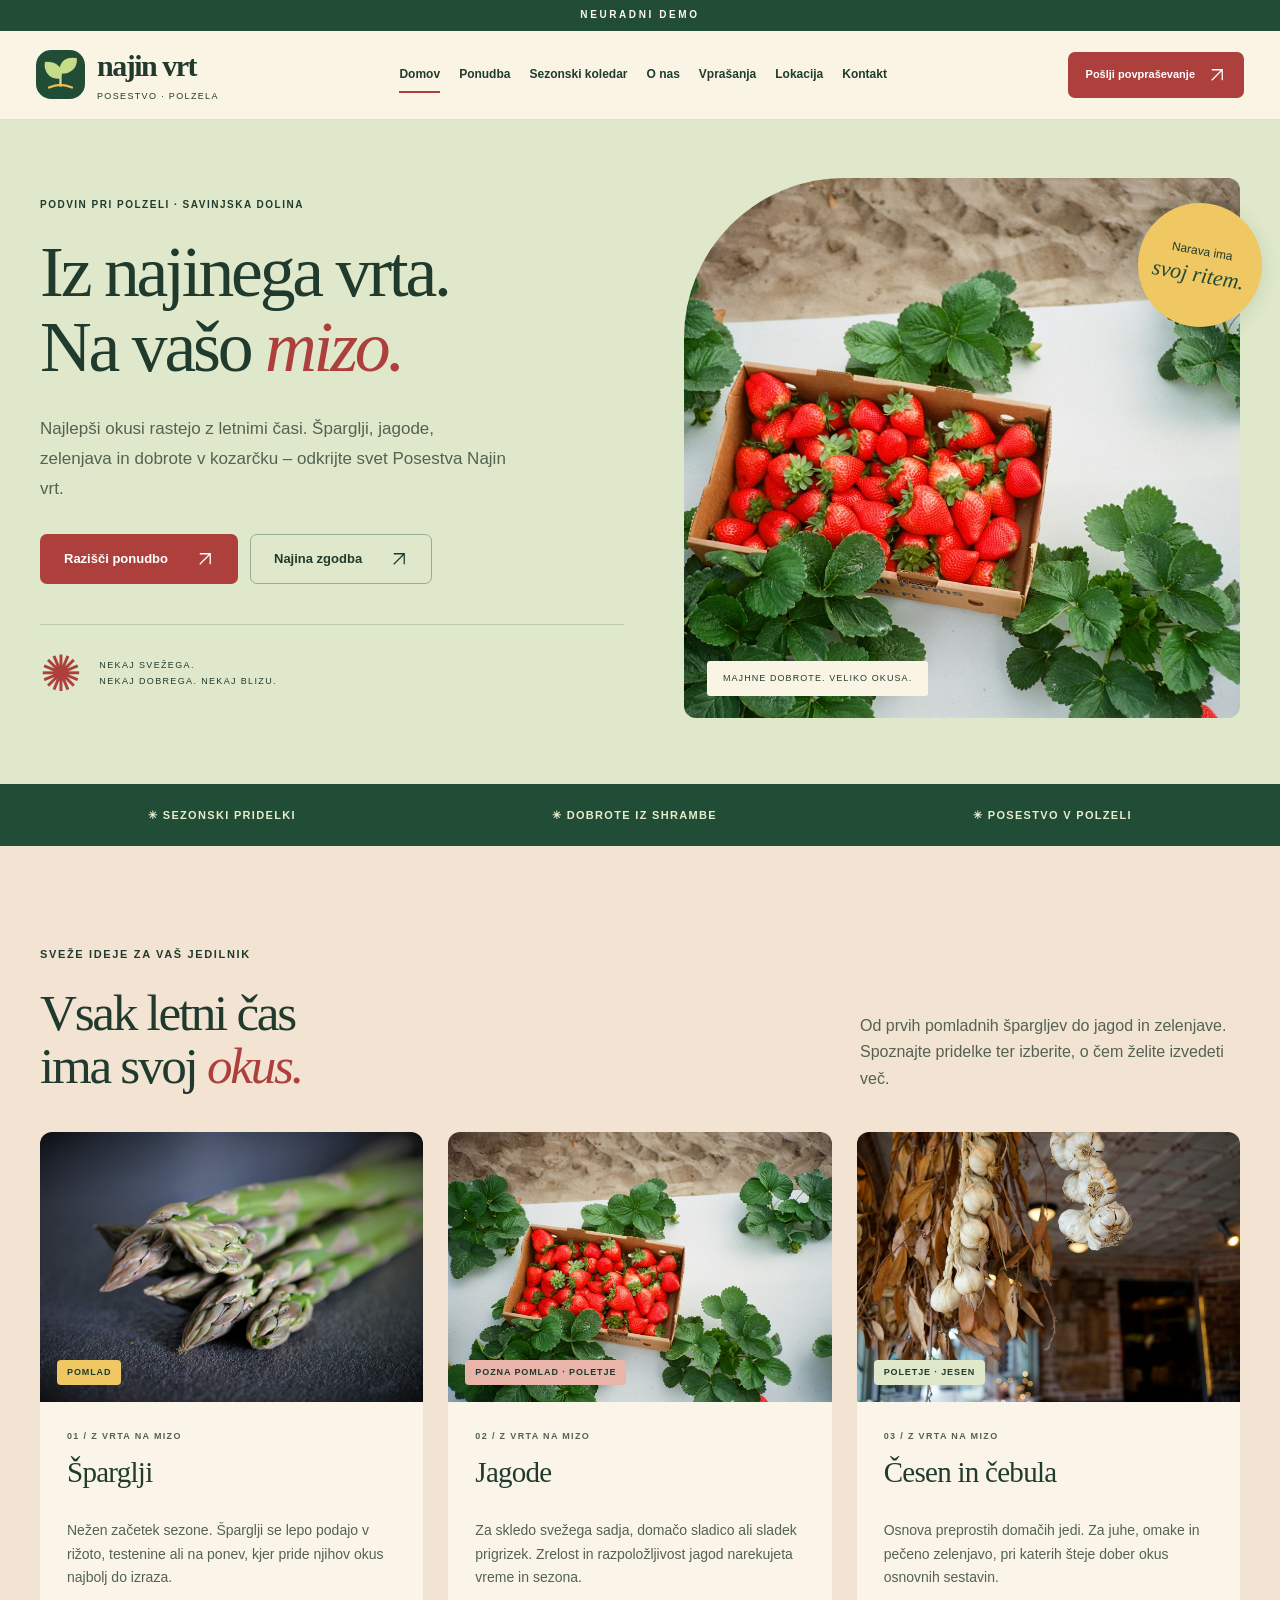
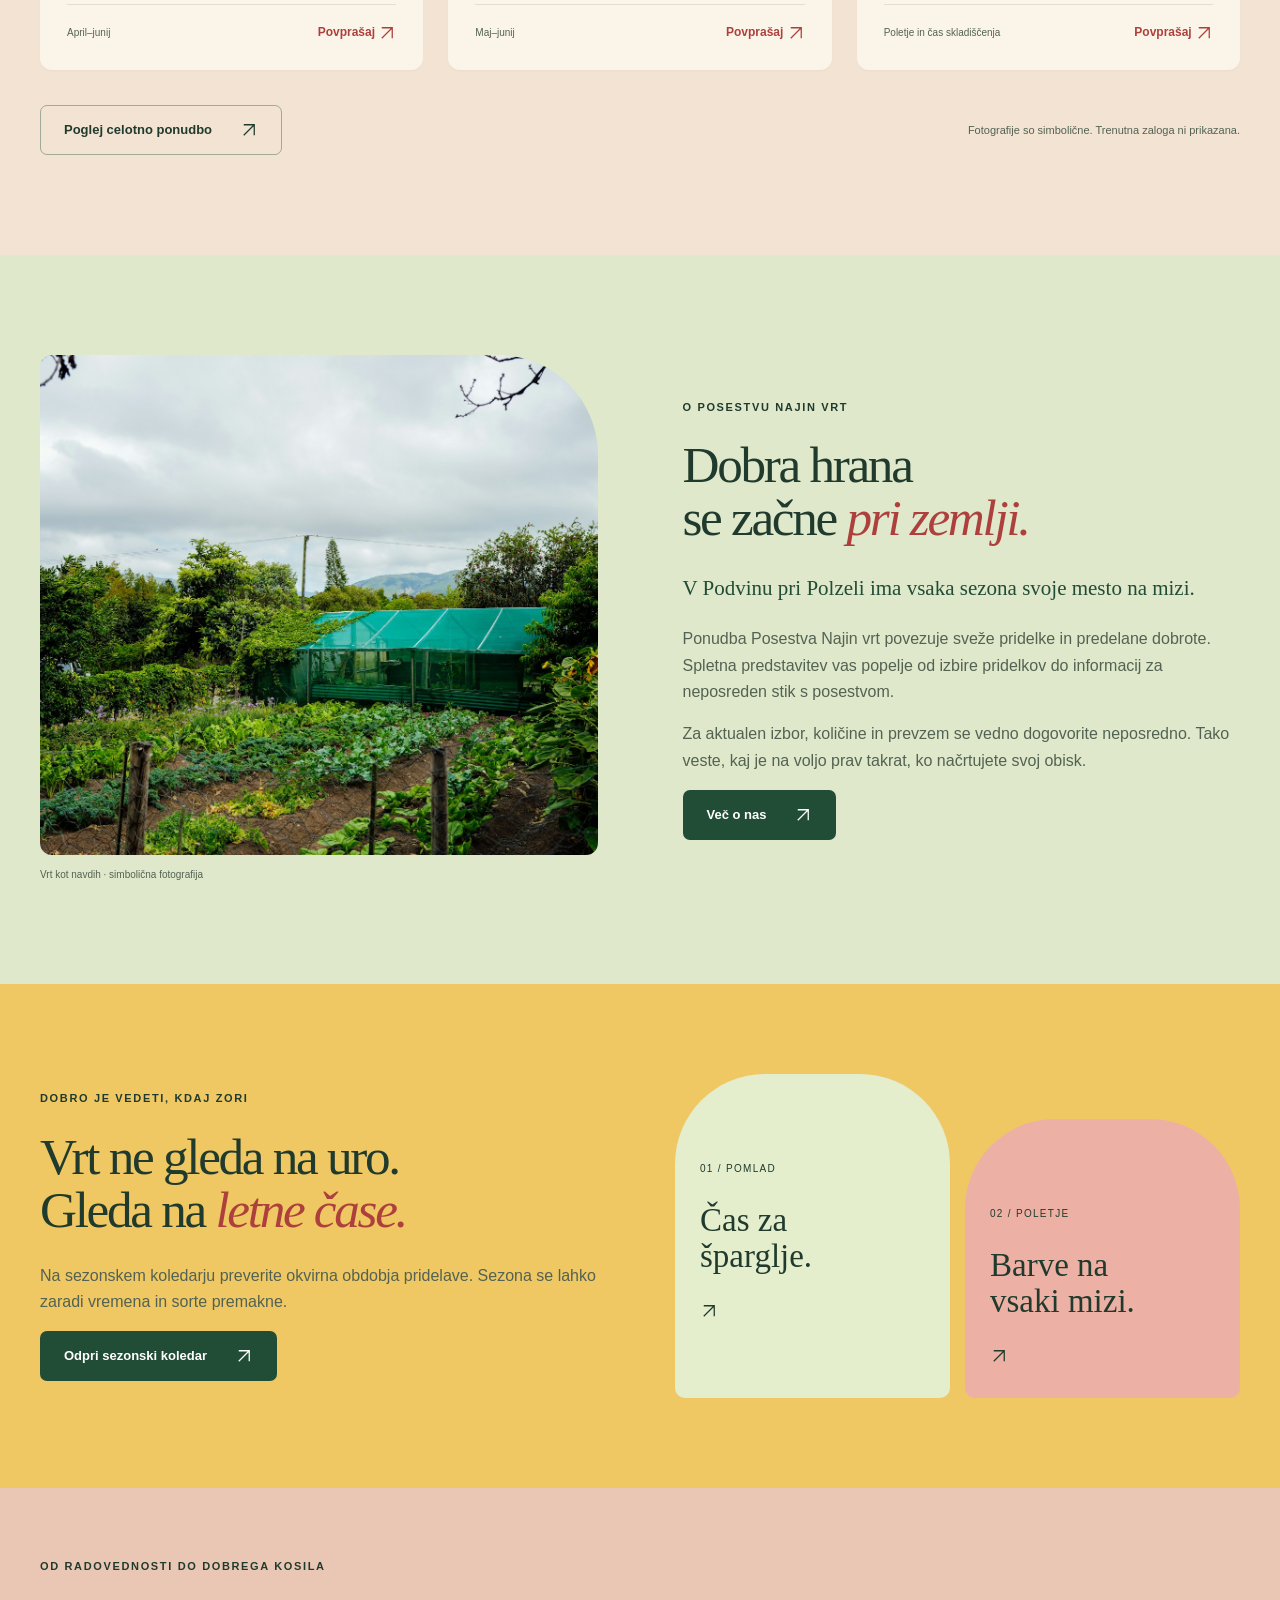
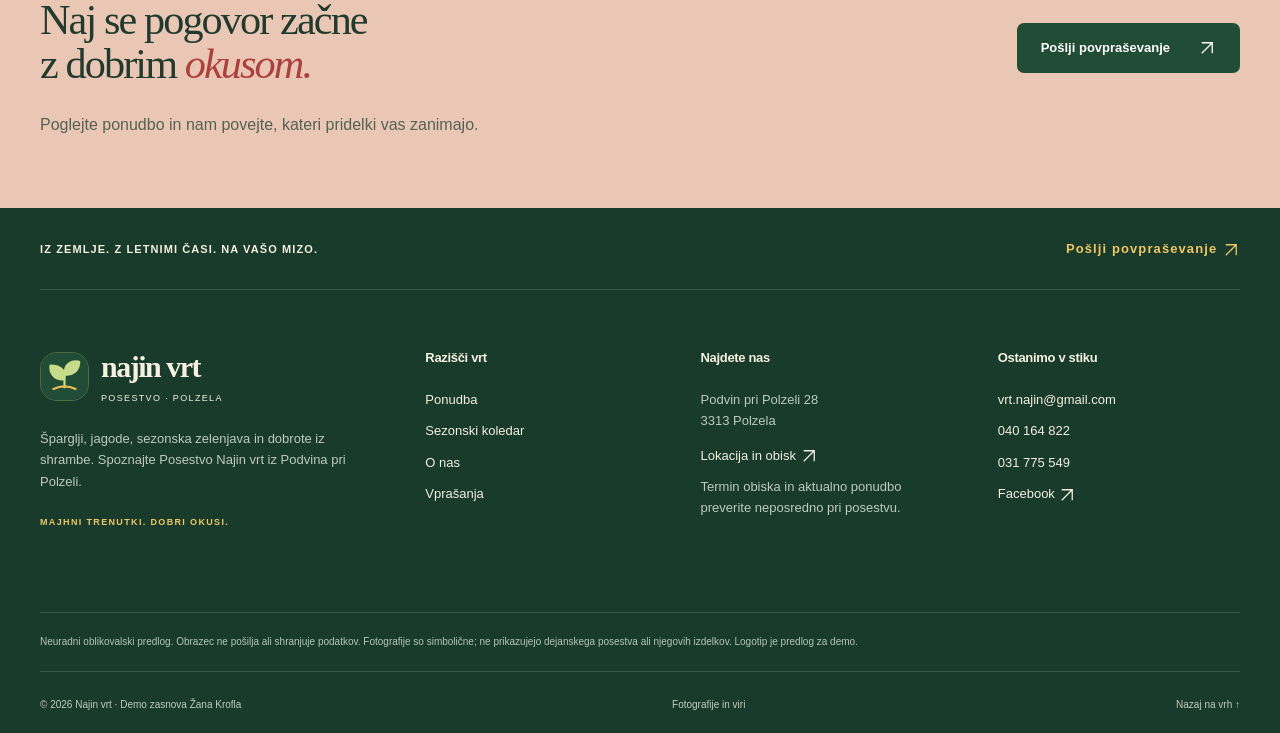
<file: index.html>
<!doctype html><html lang="sl"><head><meta charset="utf-8"><meta name="viewport" content="width=device-width, initial-scale=1"><meta name="robots" content="noindex,nofollow"><meta name="description" content="Neuradna demo predstavitev Posestva Najin vrt: pridelki, sezonski koledar in kontakt."><meta name="theme-color" content="#214c36"><title>Domov | Najin vrt – demo</title><link rel="icon" href="logo.svg" type="image/svg+xml"><link rel="stylesheet" href="style.css"><script src="app.js" defer></script></head><body id="top"><a class="skip" href="#main">Preskoči na vsebino</a><div class="demo">NEURADNI DEMO</div><header><div class="nav-wrap"><a class="brand" href="index.html"><img src="logo.svg" alt="" width="52" height="52"><span>najin vrt<small>POSESTVO · POLZELA</small></span></a><nav id="nav" aria-label="Glavna navigacija"><a href="index.html" aria-current="page">Domov</a><a href="ponudba.html">Ponudba</a><a href="koledar.html">Sezonski koledar</a><a href="o-nas.html">O nas</a><a href="vprasanja.html">Vprašanja</a><a href="lokacija.html">Lokacija</a><a href="kontakt.html">Kontakt</a></nav><a class="btn header-cta" href="kontakt.html">Pošlji povpraševanje<span aria-hidden="true"><svg class="arrow" viewBox="0 0 24 24" width="18" height="18" aria-hidden="true"><path d="M5 19 19 5M5 5h14v14" fill="none" stroke="currentColor" stroke-width="1.7"/></svg></span></a><button class="menu-toggle" aria-controls="nav" aria-expanded="false" aria-label="Odpri meni"><span></span><span></span><span></span></button></div></header><main id="main"><section class="hero"><div class="wrap hero-grid"><div class="hero-copy reveal"><span class="eyebrow">PODVIN PRI POLZELI · SAVINJSKA DOLINA</span><h1>Iz najinega vrta.<br>Na vašo <em>mizo.</em></h1><p>Najlepši okusi rastejo z letnimi časi. Šparglji, jagode, zelenjava in dobrote v kozarčku – odkrijte svet Posestva Najin vrt.</p><div class="actions"><a class="btn primary" href="ponudba.html">Razišči ponudbo<span aria-hidden="true"><svg class="arrow" viewBox="0 0 24 24" width="18" height="18" aria-hidden="true"><path d="M5 19 19 5M5 5h14v14" fill="none" stroke="currentColor" stroke-width="1.7"/></svg></span></a><a class="btn outline" href="o-nas.html">Najina zgodba<span aria-hidden="true"><svg class="arrow" viewBox="0 0 24 24" width="18" height="18" aria-hidden="true"><path d="M5 19 19 5M5 5h14v14" fill="none" stroke="currentColor" stroke-width="1.7"/></svg></span></a></div><div class="hero-bottom"><span class="sun-symbol">✺</span><span>NEKAJ SVEŽEGA.<br>NEKAJ DOBREGA. NEKAJ BLIZU.</span></div></div><div class="hero-visual reveal"><img class="" src="images/jagode.jpg" alt="Sveže jagode v košarici med zelenimi listi – simbolična fotografija" loading="eager" decoding="async" fetchpriority="high"><span class="photo-label">MAJHNE DOBROTE. VELIKO OKUSA.</span><div class="stamp">Narava ima<br><em>svoj ritem.</em></div></div></div></section><div class="strip"><span>✳ SEZONSKI PRIDELKI</span><span>✳ DOBROTE IZ SHRAMBE</span><span>✳ POSESTVO V POLZELI</span></div><section class="section peach"><div class="wrap"><div class="section-head reveal"><div><span class="eyebrow">SVEŽE IDEJE ZA VAŠ JEDILNIK</span><h2>Vsak letni čas<br>ima svoj <em>okus.</em></h2></div><p>Od prvih pomladnih špargljev do jagod in zelenjave. Spoznajte pridelke ter izberite, o čem želite izvedeti več.</p></div><div class="products"><article class="product reveal" data-category="fresh"><div class="product-photo"><img class="" src="images/sparglji.jpg" alt="Šparglji – simbolična fotografija" loading="lazy" decoding="async"><span class="tag">POMLAD</span></div><div class="product-body"><span class="eyebrow">01 / Z VRTA NA MIZO</span><h3>Šparglji</h3><p>Nežen začetek sezone. Šparglji se lepo podajo v rižoto, testenine ali na ponev, kjer pride njihov okus najbolj do izraza.</p><div class="product-end"><small>April–junij</small><a href="kontakt.html?izdelek=Šparglji" aria-label="Povprašaj: Šparglji">Povprašaj <svg class="arrow" viewBox="0 0 24 24" width="18" height="18" aria-hidden="true"><path d="M5 19 19 5M5 5h14v14" fill="none" stroke="currentColor" stroke-width="1.7"/></svg></a></div></div></article><article class="product reveal" data-category="fresh"><div class="product-photo"><img class="" src="images/jagode.jpg" alt="Jagode – simbolična fotografija" loading="lazy" decoding="async"><span class="tag">POZNA POMLAD · POLETJE</span></div><div class="product-body"><span class="eyebrow">02 / Z VRTA NA MIZO</span><h3>Jagode</h3><p>Za skledo svežega sadja, domačo sladico ali sladek prigrizek. Zrelost in razpoložljivost jagod narekujeta vreme in sezona.</p><div class="product-end"><small>Maj–junij</small><a href="kontakt.html?izdelek=Jagode" aria-label="Povprašaj: Jagode">Povprašaj <svg class="arrow" viewBox="0 0 24 24" width="18" height="18" aria-hidden="true"><path d="M5 19 19 5M5 5h14v14" fill="none" stroke="currentColor" stroke-width="1.7"/></svg></a></div></div></article><article class="product reveal" data-category="fresh"><div class="product-photo"><img class="" src="images/cesen.jpg" alt="Česen in čebula – simbolična fotografija" loading="lazy" decoding="async"><span class="tag">POLETJE · JESEN</span></div><div class="product-body"><span class="eyebrow">03 / Z VRTA NA MIZO</span><h3>Česen in čebula</h3><p>Osnova preprostih domačih jedi. Za juhe, omake in pečeno zelenjavo, pri katerih šteje dober okus osnovnih sestavin.</p><div class="product-end"><small>Poletje in čas skladiščenja</small><a href="kontakt.html?izdelek=Česen in čebula" aria-label="Povprašaj: Česen in čebula">Povprašaj <svg class="arrow" viewBox="0 0 24 24" width="18" height="18" aria-hidden="true"><path d="M5 19 19 5M5 5h14v14" fill="none" stroke="currentColor" stroke-width="1.7"/></svg></a></div></div></article></div><div class="section-tail"><a class="btn outline" href="ponudba.html">Poglej celotno ponudbo<span aria-hidden="true"><svg class="arrow" viewBox="0 0 24 24" width="18" height="18" aria-hidden="true"><path d="M5 19 19 5M5 5h14v14" fill="none" stroke="currentColor" stroke-width="1.7"/></svg></span></a><small>Fotografije so simbolične. Trenutna zaloga ni prikazana.</small></div></div></section><section class="section sage" id="zgodba"><div class="wrap split"><figure class="story-photo reveal"><img class="" src="images/vrt.jpg" alt="Zelenjavni vrt z gredicami – simbolična fotografija" loading="lazy" decoding="async"><figcaption>Vrt kot navdih · simbolična fotografija</figcaption></figure><div class="reveal"><span class="eyebrow">O POSESTVU NAJIN VRT</span><h2>Dobra hrana<br>se začne <em>pri zemlji.</em></h2><p class="lead">V Podvinu pri Polzeli ima vsaka sezona svoje mesto na mizi.</p><p>Ponudba Posestva Najin vrt povezuje sveže pridelke in predelane dobrote. Spletna predstavitev vas popelje od izbire pridelkov do informacij za neposreden stik s posestvom.</p><p>Za aktualen izbor, količine in prevzem se vedno dogovorite neposredno. Tako veste, kaj je na voljo prav takrat, ko načrtujete svoj obisk.</p><a class="btn dark" href="o-nas.html">Več o nas<span aria-hidden="true"><svg class="arrow" viewBox="0 0 24 24" width="18" height="18" aria-hidden="true"><path d="M5 19 19 5M5 5h14v14" fill="none" stroke="currentColor" stroke-width="1.7"/></svg></span></a></div></div></section><section class="season-teaser"><div class="wrap split reveal"><div><span class="eyebrow">DOBRO JE VEDETI, KDAJ ZORI</span><h2>Vrt ne gleda na uro.<br>Gleda na <em>letne čase.</em></h2><p>Na sezonskem koledarju preverite okvirna obdobja pridelave. Sezona se lahko zaradi vremena in sorte premakne.</p><a class="btn dark" href="koledar.html">Odpri sezonski koledar<span aria-hidden="true"><svg class="arrow" viewBox="0 0 24 24" width="18" height="18" aria-hidden="true"><path d="M5 19 19 5M5 5h14v14" fill="none" stroke="currentColor" stroke-width="1.7"/></svg></span></a></div><div class="season-tiles"><a href="koledar.html?sezona=pomlad"><span>01 / POMLAD</span><strong>Čas za<br>šparglje.</strong><svg class="arrow" viewBox="0 0 24 24" width="18" height="18" aria-hidden="true"><path d="M5 19 19 5M5 5h14v14" fill="none" stroke="currentColor" stroke-width="1.7"/></svg></a><a href="koledar.html?sezona=poletje"><span>02 / POLETJE</span><strong>Barve na<br>vsaki mizi.</strong><svg class="arrow" viewBox="0 0 24 24" width="18" height="18" aria-hidden="true"><path d="M5 19 19 5M5 5h14v14" fill="none" stroke="currentColor" stroke-width="1.7"/></svg></a></div></div></section><section class="cta"><div class="wrap reveal"><div><span class="eyebrow">OD RADOVEDNOSTI DO DOBREGA KOSILA</span><h2>Naj se pogovor začne<br>z dobrim <em>okusom.</em></h2><p>Poglejte ponudbo in nam povejte, kateri pridelki vas zanimajo.</p></div><a class="btn dark" href="kontakt.html">Pošlji povpraševanje<span aria-hidden="true"><svg class="arrow" viewBox="0 0 24 24" width="18" height="18" aria-hidden="true"><path d="M5 19 19 5M5 5h14v14" fill="none" stroke="currentColor" stroke-width="1.7"/></svg></span></a></div></section></main><footer><div class="wrap"><div class="footer-top"><span>IZ ZEMLJE. Z LETNIMI ČASI. NA VAŠO MIZO.</span><a href="kontakt.html">Pošlji povpraševanje <svg class="arrow" viewBox="0 0 24 24" width="18" height="18" aria-hidden="true"><path d="M5 19 19 5M5 5h14v14" fill="none" stroke="currentColor" stroke-width="1.7"/></svg></a></div><div class="footer-grid"><div><a class="brand" href="index.html"><img src="logo.svg" alt="" width="52" height="52"><span>najin vrt<small>POSESTVO · POLZELA</small></span></a><p>Šparglji, jagode, sezonska zelenjava in dobrote iz shrambe. Spoznajte Posestvo Najin vrt iz Podvina pri Polzeli.</p><span class="eyebrow">MAJHNI TRENUTKI. DOBRI OKUSI.</span></div><div><h3>Razišči vrt</h3><a href="ponudba.html">Ponudba</a><a href="koledar.html">Sezonski koledar</a><a href="o-nas.html">O nas</a><a href="vprasanja.html">Vprašanja</a></div><div><h3>Najdete nas</h3><p>Podvin pri Polzeli 28<br>3313 Polzela</p><a href="lokacija.html">Lokacija in obisk <svg class="arrow" viewBox="0 0 24 24" width="18" height="18" aria-hidden="true"><path d="M5 19 19 5M5 5h14v14" fill="none" stroke="currentColor" stroke-width="1.7"/></svg></a><p>Termin obiska in aktualno ponudbo preverite neposredno pri posestvu.</p></div><div><h3>Ostanimo v stiku</h3><a href="mailto:vrt.najin@gmail.com">vrt.najin@gmail.com</a><a href="tel:+38640164822">040 164 822</a><a href="tel:+38631775549">031 775 549</a><a href="https://www.facebook.com/Posestvo.NajinVrt/" target="_blank" rel="noopener noreferrer">Facebook <svg class="arrow" viewBox="0 0 24 24" width="18" height="18" aria-hidden="true"><path d="M5 19 19 5M5 5h14v14" fill="none" stroke="currentColor" stroke-width="1.7"/></svg></a></div></div><div class="footer-note">Neuradni oblikovalski predlog. Obrazec ne pošilja ali shranjuje podatkov. Fotografije so simbolične; ne prikazujejo dejanskega posestva ali njegovih izdelkov. Logotip je predlog za demo.</div><div class="footer-bottom"><span>© 2026 Najin vrt · Demo zasnova Žana Krofla</span><a href="viri.html">Fotografije in viri</a><a href="#top">Nazaj na vrh ↑</a></div></div></footer></body></html>
</file>
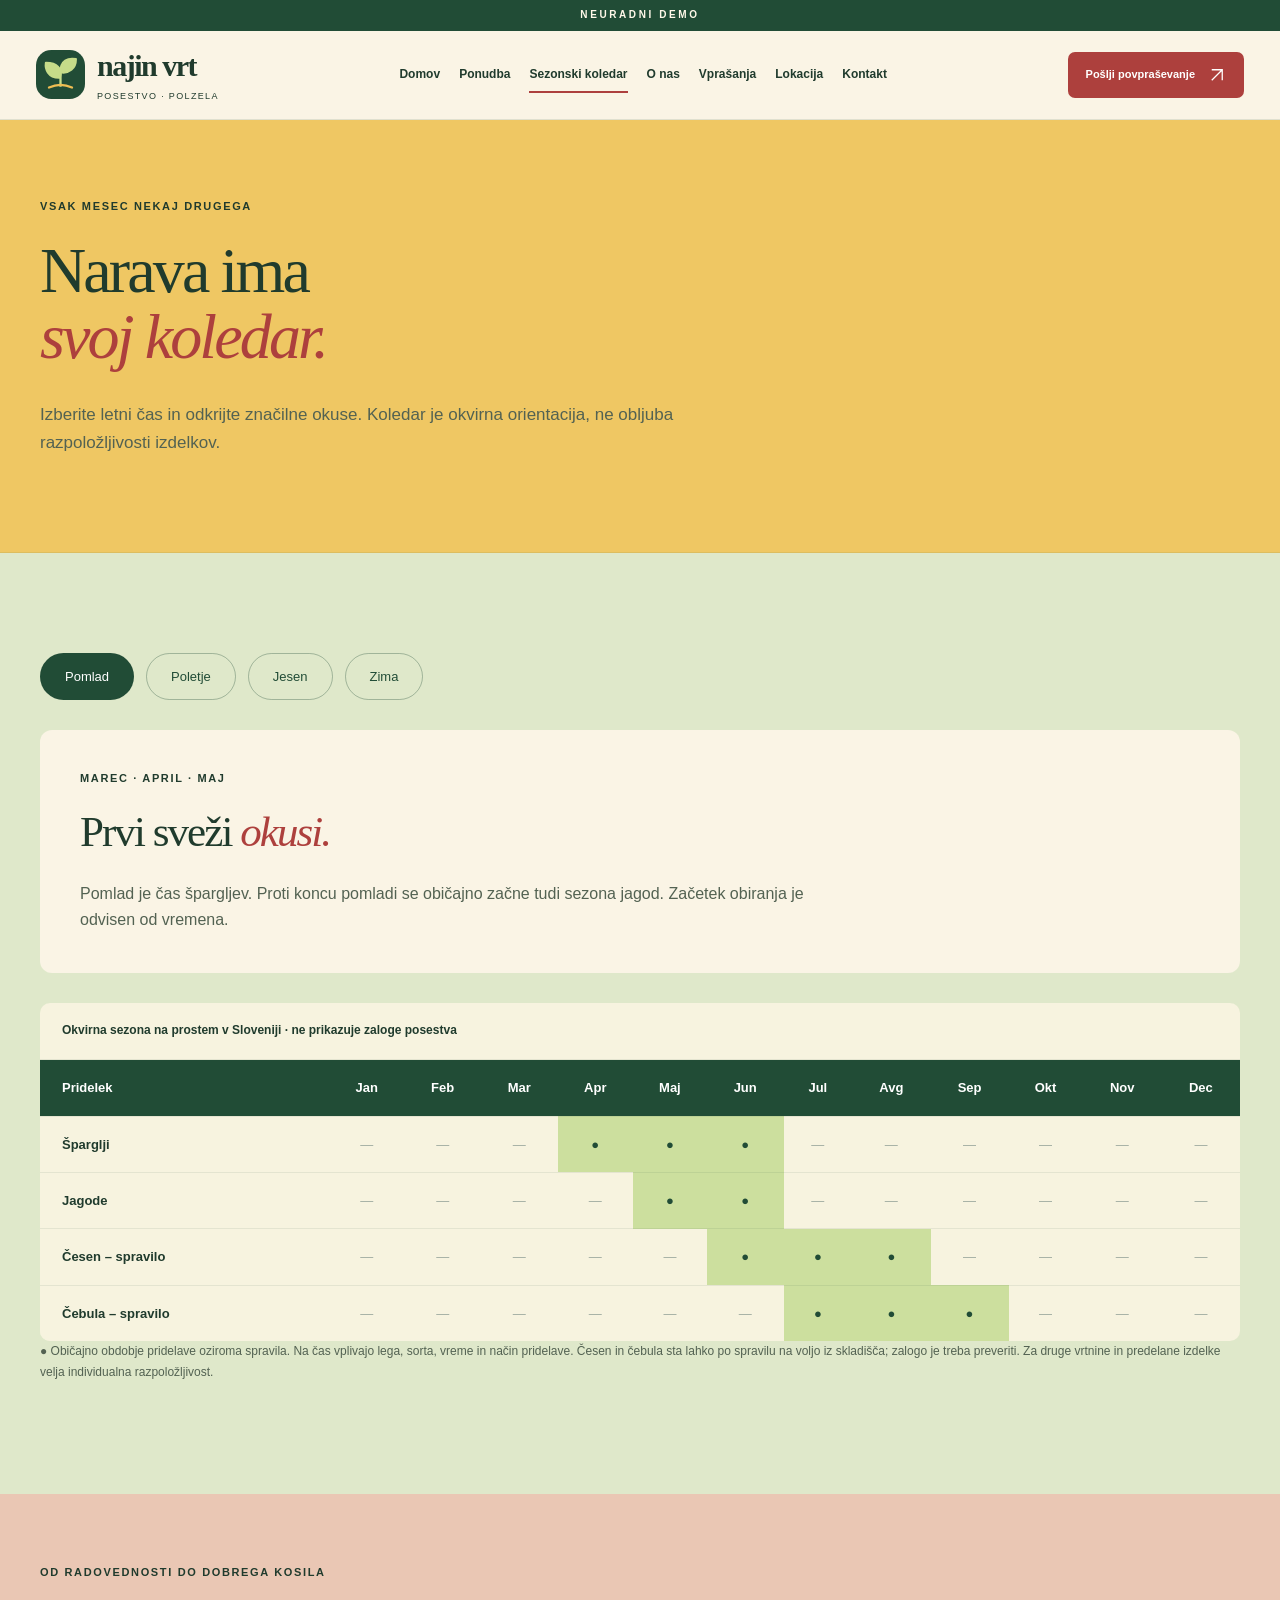
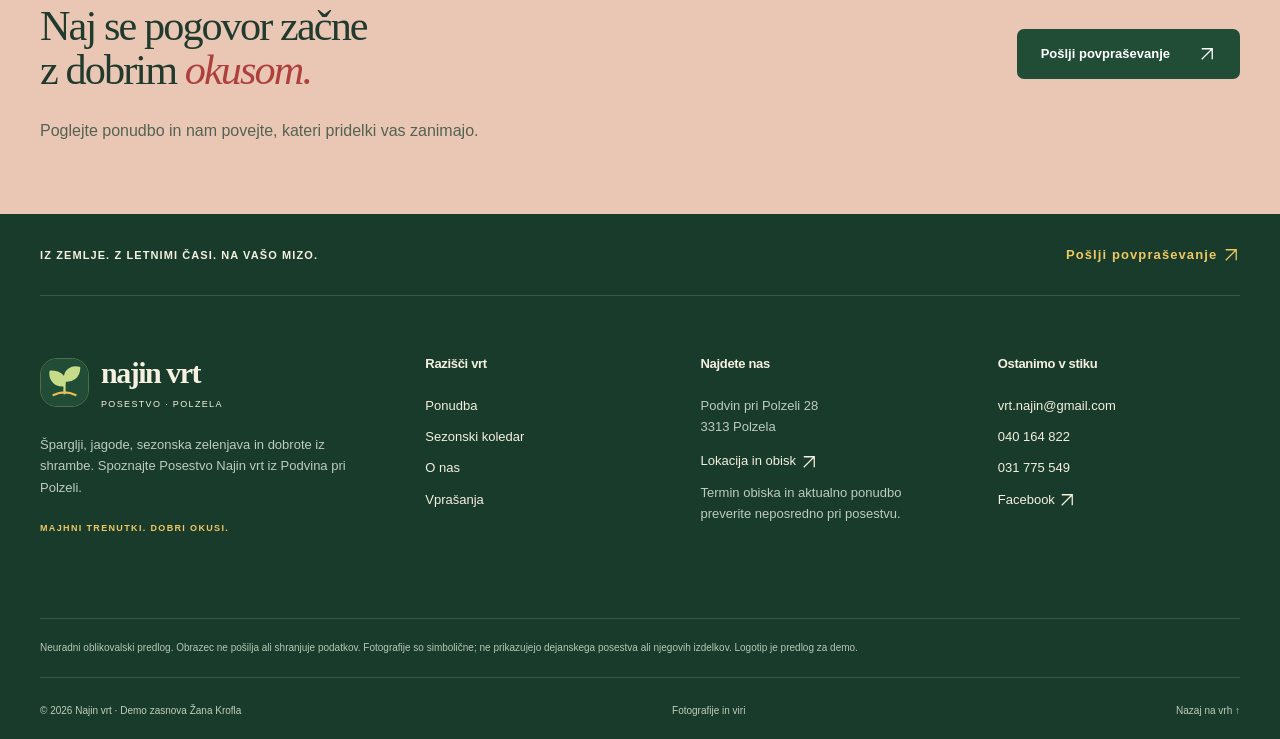
<file: koledar.html>
<!doctype html><html lang="sl"><head><meta charset="utf-8"><meta name="viewport" content="width=device-width, initial-scale=1"><meta name="robots" content="noindex,nofollow"><meta name="description" content="Neuradna demo predstavitev Posestva Najin vrt: pridelki, sezonski koledar in kontakt."><meta name="theme-color" content="#214c36"><title>Sezonski koledar | Najin vrt – demo</title><link rel="icon" href="logo.svg" type="image/svg+xml"><link rel="stylesheet" href="style.css"><script src="app.js" defer></script></head><body id="top"><a class="skip" href="#main">Preskoči na vsebino</a><div class="demo">NEURADNI DEMO</div><header><div class="nav-wrap"><a class="brand" href="index.html"><img src="logo.svg" alt="" width="52" height="52"><span>najin vrt<small>POSESTVO · POLZELA</small></span></a><nav id="nav" aria-label="Glavna navigacija"><a href="index.html">Domov</a><a href="ponudba.html">Ponudba</a><a href="koledar.html" aria-current="page">Sezonski koledar</a><a href="o-nas.html">O nas</a><a href="vprasanja.html">Vprašanja</a><a href="lokacija.html">Lokacija</a><a href="kontakt.html">Kontakt</a></nav><a class="btn header-cta" href="kontakt.html">Pošlji povpraševanje<span aria-hidden="true"><svg class="arrow" viewBox="0 0 24 24" width="18" height="18" aria-hidden="true"><path d="M5 19 19 5M5 5h14v14" fill="none" stroke="currentColor" stroke-width="1.7"/></svg></span></a><button class="menu-toggle" aria-controls="nav" aria-expanded="false" aria-label="Odpri meni"><span></span><span></span><span></span></button></div></header><main id="main"><section class="page-head"><div class="wrap reveal"><span class="eyebrow">VSAK MESEC NEKAJ DRUGEGA</span><h1>Narava ima<br><em>svoj koledar.</em></h1><p>Izberite letni čas in odkrijte značilne okuse. Koledar je okvirna orientacija, ne obljuba razpoložljivosti izdelkov.</p></div></section><section class="section sage"><div class="wrap"><div class="filters seasons" aria-label="Izberi letni čas"><button data-season="pomlad" aria-pressed="true">Pomlad</button><button data-season="poletje" aria-pressed="false">Poletje</button><button data-season="jesen" aria-pressed="false">Jesen</button><button data-season="zima" aria-pressed="false">Zima</button></div><div id="season-info" class="season-info" role="status"><span class="eyebrow">MAREC · APRIL · MAJ</span><h2>Prvi sveži <em>okusi.</em></h2><p>Pomlad je čas špargljev. Proti koncu pomladi se običajno začne tudi sezona jagod. Začetek obiranja je odvisen od vremena.</p></div><div class="table-scroll" tabindex="0" aria-label="Sezonski koledar; na telefonu pomaknite vodoravno"><table><caption>Okvirna sezona na prostem v Sloveniji · ne prikazuje zaloge posestva</caption><thead><tr><th scope="col">Pridelek</th><th scope="col">Jan</th><th scope="col">Feb</th><th scope="col">Mar</th><th scope="col">Apr</th><th scope="col">Maj</th><th scope="col">Jun</th><th scope="col">Jul</th><th scope="col">Avg</th><th scope="col">Sep</th><th scope="col">Okt</th><th scope="col">Nov</th><th scope="col">Dec</th></tr></thead><tbody><tr><th scope="row">Šparglji</th><td class=""><span aria-label="Izven običajne sezone">—</span></td><td class=""><span aria-label="Izven običajne sezone">—</span></td><td class=""><span aria-label="Izven običajne sezone">—</span></td><td class="in-season"><span aria-label="Običajna sezona">●</span></td><td class="in-season"><span aria-label="Običajna sezona">●</span></td><td class="in-season"><span aria-label="Običajna sezona">●</span></td><td class=""><span aria-label="Izven običajne sezone">—</span></td><td class=""><span aria-label="Izven običajne sezone">—</span></td><td class=""><span aria-label="Izven običajne sezone">—</span></td><td class=""><span aria-label="Izven običajne sezone">—</span></td><td class=""><span aria-label="Izven običajne sezone">—</span></td><td class=""><span aria-label="Izven običajne sezone">—</span></td></tr><tr><th scope="row">Jagode</th><td class=""><span aria-label="Izven običajne sezone">—</span></td><td class=""><span aria-label="Izven običajne sezone">—</span></td><td class=""><span aria-label="Izven običajne sezone">—</span></td><td class=""><span aria-label="Izven običajne sezone">—</span></td><td class="in-season"><span aria-label="Običajna sezona">●</span></td><td class="in-season"><span aria-label="Običajna sezona">●</span></td><td class=""><span aria-label="Izven običajne sezone">—</span></td><td class=""><span aria-label="Izven običajne sezone">—</span></td><td class=""><span aria-label="Izven običajne sezone">—</span></td><td class=""><span aria-label="Izven običajne sezone">—</span></td><td class=""><span aria-label="Izven običajne sezone">—</span></td><td class=""><span aria-label="Izven običajne sezone">—</span></td></tr><tr><th scope="row">Česen – spravilo</th><td class=""><span aria-label="Izven običajne sezone">—</span></td><td class=""><span aria-label="Izven običajne sezone">—</span></td><td class=""><span aria-label="Izven običajne sezone">—</span></td><td class=""><span aria-label="Izven običajne sezone">—</span></td><td class=""><span aria-label="Izven običajne sezone">—</span></td><td class="in-season"><span aria-label="Običajna sezona">●</span></td><td class="in-season"><span aria-label="Običajna sezona">●</span></td><td class="in-season"><span aria-label="Običajna sezona">●</span></td><td class=""><span aria-label="Izven običajne sezone">—</span></td><td class=""><span aria-label="Izven običajne sezone">—</span></td><td class=""><span aria-label="Izven običajne sezone">—</span></td><td class=""><span aria-label="Izven običajne sezone">—</span></td></tr><tr><th scope="row">Čebula – spravilo</th><td class=""><span aria-label="Izven običajne sezone">—</span></td><td class=""><span aria-label="Izven običajne sezone">—</span></td><td class=""><span aria-label="Izven običajne sezone">—</span></td><td class=""><span aria-label="Izven običajne sezone">—</span></td><td class=""><span aria-label="Izven običajne sezone">—</span></td><td class=""><span aria-label="Izven običajne sezone">—</span></td><td class="in-season"><span aria-label="Običajna sezona">●</span></td><td class="in-season"><span aria-label="Običajna sezona">●</span></td><td class="in-season"><span aria-label="Običajna sezona">●</span></td><td class=""><span aria-label="Izven običajne sezone">—</span></td><td class=""><span aria-label="Izven običajne sezone">—</span></td><td class=""><span aria-label="Izven običajne sezone">—</span></td></tr></tbody></table></div><p class="small">● Običajno obdobje pridelave oziroma spravila. Na čas vplivajo lega, sorta, vreme in način pridelave. Česen in čebula sta lahko po spravilu na voljo iz skladišča; zalogo je treba preveriti. Za druge vrtnine in predelane izdelke velja individualna razpoložljivost.</p></div></section><section class="cta"><div class="wrap reveal"><div><span class="eyebrow">OD RADOVEDNOSTI DO DOBREGA KOSILA</span><h2>Naj se pogovor začne<br>z dobrim <em>okusom.</em></h2><p>Poglejte ponudbo in nam povejte, kateri pridelki vas zanimajo.</p></div><a class="btn dark" href="kontakt.html">Pošlji povpraševanje<span aria-hidden="true"><svg class="arrow" viewBox="0 0 24 24" width="18" height="18" aria-hidden="true"><path d="M5 19 19 5M5 5h14v14" fill="none" stroke="currentColor" stroke-width="1.7"/></svg></span></a></div></section></main><footer><div class="wrap"><div class="footer-top"><span>IZ ZEMLJE. Z LETNIMI ČASI. NA VAŠO MIZO.</span><a href="kontakt.html">Pošlji povpraševanje <svg class="arrow" viewBox="0 0 24 24" width="18" height="18" aria-hidden="true"><path d="M5 19 19 5M5 5h14v14" fill="none" stroke="currentColor" stroke-width="1.7"/></svg></a></div><div class="footer-grid"><div><a class="brand" href="index.html"><img src="logo.svg" alt="" width="52" height="52"><span>najin vrt<small>POSESTVO · POLZELA</small></span></a><p>Šparglji, jagode, sezonska zelenjava in dobrote iz shrambe. Spoznajte Posestvo Najin vrt iz Podvina pri Polzeli.</p><span class="eyebrow">MAJHNI TRENUTKI. DOBRI OKUSI.</span></div><div><h3>Razišči vrt</h3><a href="ponudba.html">Ponudba</a><a href="koledar.html">Sezonski koledar</a><a href="o-nas.html">O nas</a><a href="vprasanja.html">Vprašanja</a></div><div><h3>Najdete nas</h3><p>Podvin pri Polzeli 28<br>3313 Polzela</p><a href="lokacija.html">Lokacija in obisk <svg class="arrow" viewBox="0 0 24 24" width="18" height="18" aria-hidden="true"><path d="M5 19 19 5M5 5h14v14" fill="none" stroke="currentColor" stroke-width="1.7"/></svg></a><p>Termin obiska in aktualno ponudbo preverite neposredno pri posestvu.</p></div><div><h3>Ostanimo v stiku</h3><a href="mailto:vrt.najin@gmail.com">vrt.najin@gmail.com</a><a href="tel:+38640164822">040 164 822</a><a href="tel:+38631775549">031 775 549</a><a href="https://www.facebook.com/Posestvo.NajinVrt/" target="_blank" rel="noopener noreferrer">Facebook <svg class="arrow" viewBox="0 0 24 24" width="18" height="18" aria-hidden="true"><path d="M5 19 19 5M5 5h14v14" fill="none" stroke="currentColor" stroke-width="1.7"/></svg></a></div></div><div class="footer-note">Neuradni oblikovalski predlog. Obrazec ne pošilja ali shranjuje podatkov. Fotografije so simbolične; ne prikazujejo dejanskega posestva ali njegovih izdelkov. Logotip je predlog za demo.</div><div class="footer-bottom"><span>© 2026 Najin vrt · Demo zasnova Žana Krofla</span><a href="viri.html">Fotografije in viri</a><a href="#top">Nazaj na vrh ↑</a></div></div></footer></body></html>
</file>
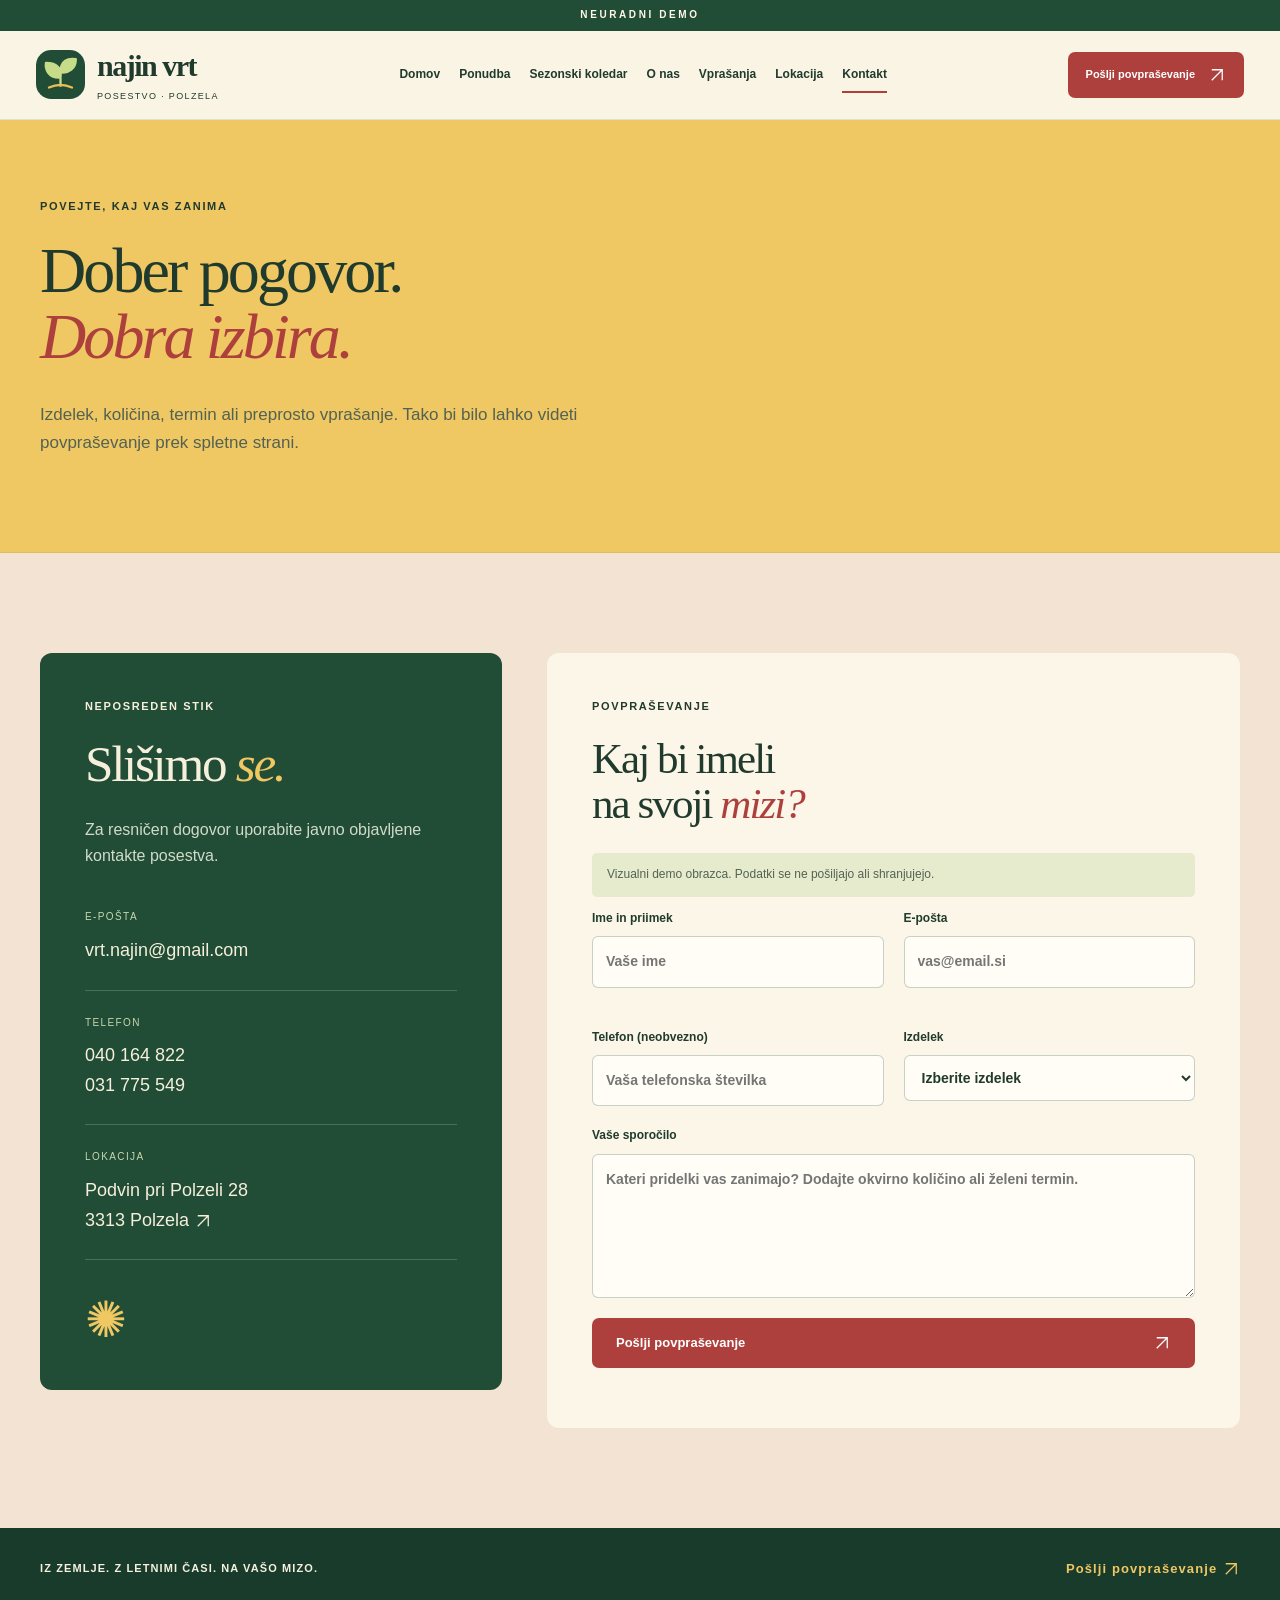
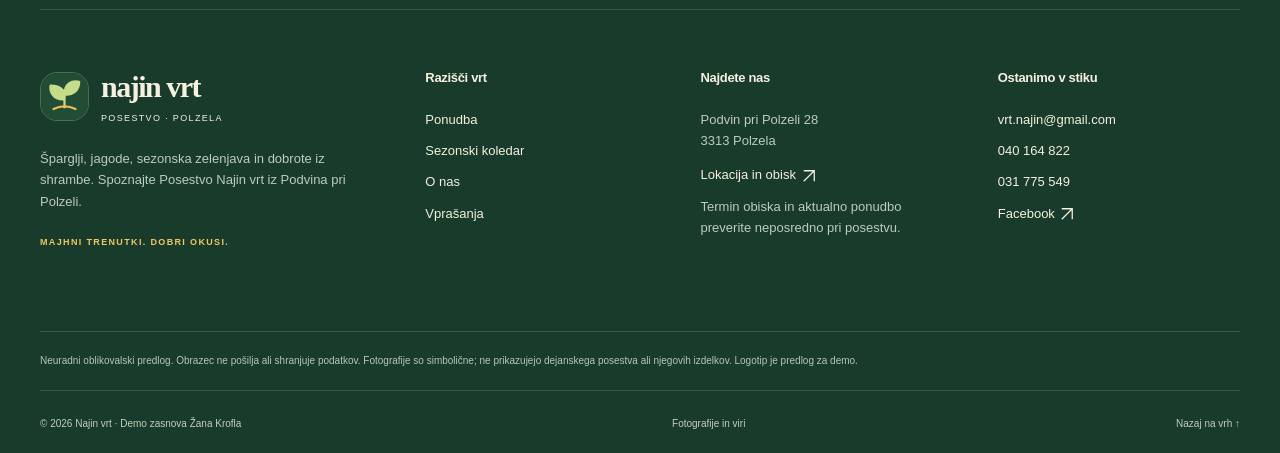
<file: kontakt.html>
<!doctype html><html lang="sl"><head><meta charset="utf-8"><meta name="viewport" content="width=device-width, initial-scale=1"><meta name="robots" content="noindex,nofollow"><meta name="description" content="Neuradna demo predstavitev Posestva Najin vrt: pridelki, sezonski koledar in kontakt."><meta name="theme-color" content="#214c36"><title>Kontakt | Najin vrt – demo</title><link rel="icon" href="logo.svg" type="image/svg+xml"><link rel="stylesheet" href="style.css"><script src="app.js" defer></script></head><body id="top"><a class="skip" href="#main">Preskoči na vsebino</a><div class="demo">NEURADNI DEMO</div><header><div class="nav-wrap"><a class="brand" href="index.html"><img src="logo.svg" alt="" width="52" height="52"><span>najin vrt<small>POSESTVO · POLZELA</small></span></a><nav id="nav" aria-label="Glavna navigacija"><a href="index.html">Domov</a><a href="ponudba.html">Ponudba</a><a href="koledar.html">Sezonski koledar</a><a href="o-nas.html">O nas</a><a href="vprasanja.html">Vprašanja</a><a href="lokacija.html">Lokacija</a><a href="kontakt.html" aria-current="page">Kontakt</a></nav><a class="btn header-cta" href="kontakt.html">Pošlji povpraševanje<span aria-hidden="true"><svg class="arrow" viewBox="0 0 24 24" width="18" height="18" aria-hidden="true"><path d="M5 19 19 5M5 5h14v14" fill="none" stroke="currentColor" stroke-width="1.7"/></svg></span></a><button class="menu-toggle" aria-controls="nav" aria-expanded="false" aria-label="Odpri meni"><span></span><span></span><span></span></button></div></header><main id="main"><section class="page-head"><div class="wrap reveal"><span class="eyebrow">POVEJTE, KAJ VAS ZANIMA</span><h1>Dober pogovor.<br><em>Dobra izbira.</em></h1><p>Izdelek, količina, termin ali preprosto vprašanje. Tako bi bilo lahko videti povpraševanje prek spletne strani.</p></div></section><section class="section peach"><div class="wrap contact-layout"><aside class="contact-card reveal"><span class="eyebrow">NEPOSREDEN STIK</span><h2>Slišimo <em>se.</em></h2><p>Za resničen dogovor uporabite javno objavljene kontakte posestva.</p><div class="contact-line"><small>E-POŠTA</small><a href="mailto:vrt.najin@gmail.com">vrt.najin@gmail.com</a></div><div class="contact-line"><small>TELEFON</small><a href="tel:+38640164822">040 164 822</a><a href="tel:+38631775549">031 775 549</a></div><div class="contact-line"><small>LOKACIJA</small><a href="lokacija.html">Podvin pri Polzeli 28<br>3313 Polzela <svg class="arrow" viewBox="0 0 24 24" width="18" height="18" aria-hidden="true"><path d="M5 19 19 5M5 5h14v14" fill="none" stroke="currentColor" stroke-width="1.7"/></svg></a></div><span class="sun-symbol">✺</span></aside><div class="form-card reveal"><span class="eyebrow">POVPRAŠEVANJE</span><h2>Kaj bi imeli<br>na svoji <em>mizi?</em></h2><p class="notice">Vizualni demo obrazca. Podatki se ne pošiljajo ali shranjujejo.</p><div id="demo-form" role="group" aria-label="Demonstracijski kontaktni obrazec"><div class="form-grid"><label>Ime in priimek<input type="text" id="ime" autocomplete="off" placeholder="Vaše ime"></label><label>E-pošta<input type="email" id="email" autocomplete="off" placeholder="vas@email.si"></label><label>Telefon (neobvezno)<input type="tel" id="telefon" autocomplete="off" placeholder="Vaša telefonska številka"></label><label>Izdelek<select id="izdelek"><option value="">Izberite izdelek</option>Šparglji</option><option>Jagode</option><option>Česen in čebula</option><option>Sezonska zelenjava</option><option>Dobrote v kozarčku</option><option>Splošno vprašanje</option></select></label></div><label>Vaše sporočilo<textarea id="sporocilo" rows="5" placeholder="Kateri pridelki vas zanimajo? Dodajte okvirno količino ali želeni termin."></textarea></label><button class="btn primary" id="demo-submit" type="button">Pošlji povpraševanje <span aria-hidden="true"><svg class="arrow" viewBox="0 0 24 24" width="18" height="18" aria-hidden="true"><path d="M5 19 19 5M5 5h14v14" fill="none" stroke="currentColor" stroke-width="1.7"/></svg></span></button><p id="form-status" role="status" aria-live="polite"></p></div></div></div></section></main><footer><div class="wrap"><div class="footer-top"><span>IZ ZEMLJE. Z LETNIMI ČASI. NA VAŠO MIZO.</span><a href="kontakt.html">Pošlji povpraševanje <svg class="arrow" viewBox="0 0 24 24" width="18" height="18" aria-hidden="true"><path d="M5 19 19 5M5 5h14v14" fill="none" stroke="currentColor" stroke-width="1.7"/></svg></a></div><div class="footer-grid"><div><a class="brand" href="index.html"><img src="logo.svg" alt="" width="52" height="52"><span>najin vrt<small>POSESTVO · POLZELA</small></span></a><p>Šparglji, jagode, sezonska zelenjava in dobrote iz shrambe. Spoznajte Posestvo Najin vrt iz Podvina pri Polzeli.</p><span class="eyebrow">MAJHNI TRENUTKI. DOBRI OKUSI.</span></div><div><h3>Razišči vrt</h3><a href="ponudba.html">Ponudba</a><a href="koledar.html">Sezonski koledar</a><a href="o-nas.html">O nas</a><a href="vprasanja.html">Vprašanja</a></div><div><h3>Najdete nas</h3><p>Podvin pri Polzeli 28<br>3313 Polzela</p><a href="lokacija.html">Lokacija in obisk <svg class="arrow" viewBox="0 0 24 24" width="18" height="18" aria-hidden="true"><path d="M5 19 19 5M5 5h14v14" fill="none" stroke="currentColor" stroke-width="1.7"/></svg></a><p>Termin obiska in aktualno ponudbo preverite neposredno pri posestvu.</p></div><div><h3>Ostanimo v stiku</h3><a href="mailto:vrt.najin@gmail.com">vrt.najin@gmail.com</a><a href="tel:+38640164822">040 164 822</a><a href="tel:+38631775549">031 775 549</a><a href="https://www.facebook.com/Posestvo.NajinVrt/" target="_blank" rel="noopener noreferrer">Facebook <svg class="arrow" viewBox="0 0 24 24" width="18" height="18" aria-hidden="true"><path d="M5 19 19 5M5 5h14v14" fill="none" stroke="currentColor" stroke-width="1.7"/></svg></a></div></div><div class="footer-note">Neuradni oblikovalski predlog. Obrazec ne pošilja ali shranjuje podatkov. Fotografije so simbolične; ne prikazujejo dejanskega posestva ali njegovih izdelkov. Logotip je predlog za demo.</div><div class="footer-bottom"><span>© 2026 Najin vrt · Demo zasnova Žana Krofla</span><a href="viri.html">Fotografije in viri</a><a href="#top">Nazaj na vrh ↑</a></div></div></footer></body></html>
</file>
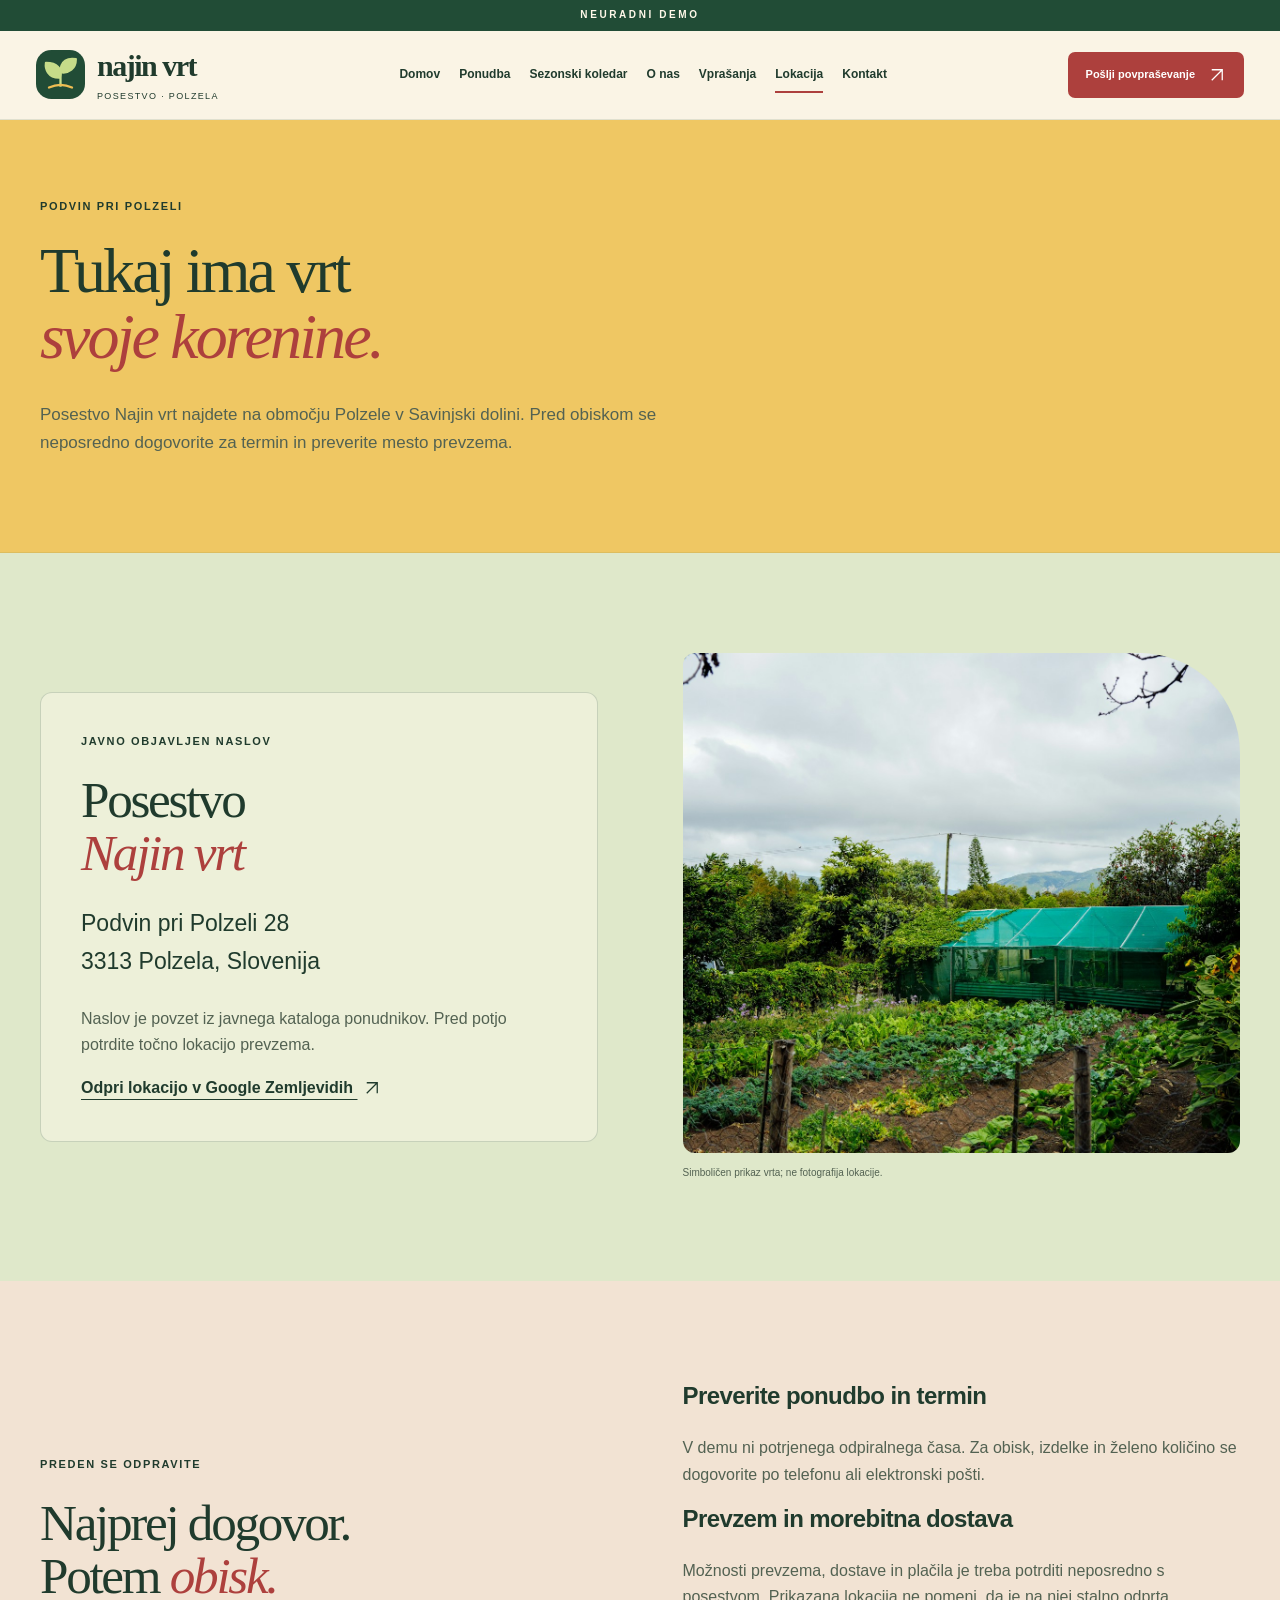
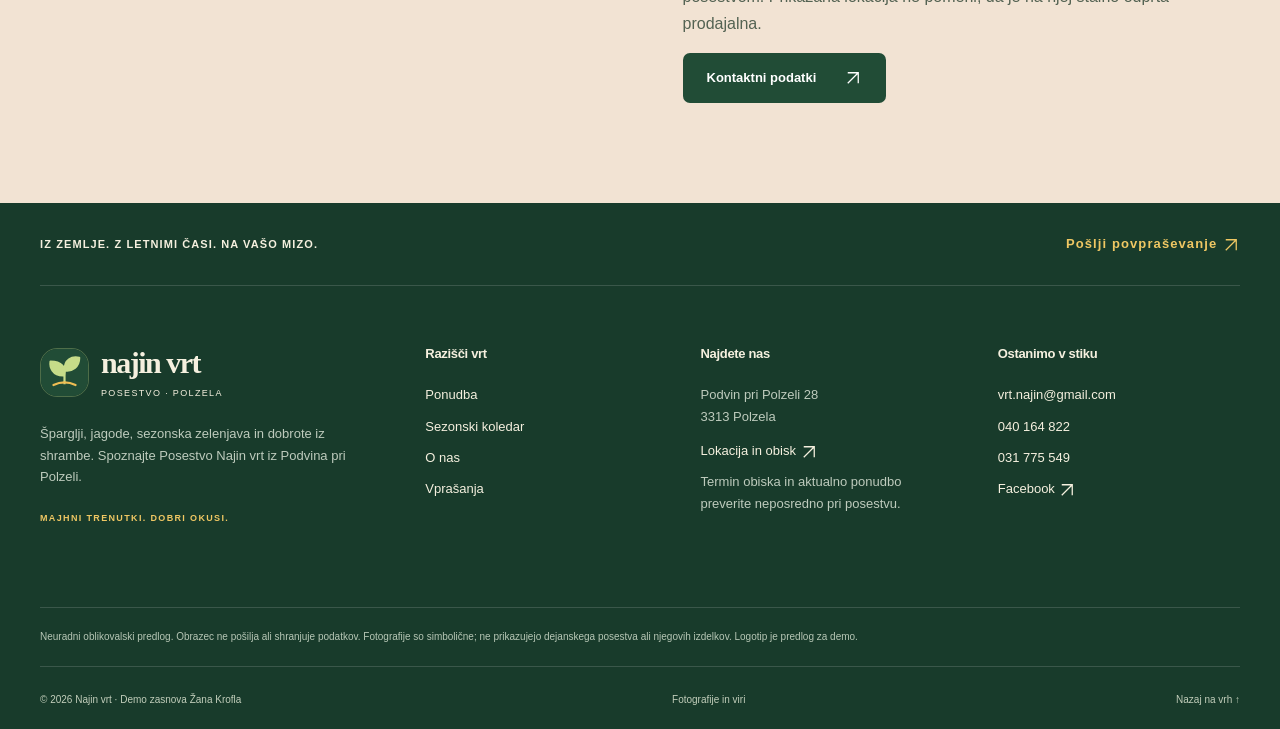
<file: lokacija.html>
<!doctype html><html lang="sl"><head><meta charset="utf-8"><meta name="viewport" content="width=device-width, initial-scale=1"><meta name="robots" content="noindex,nofollow"><meta name="description" content="Neuradna demo predstavitev Posestva Najin vrt: pridelki, sezonski koledar in kontakt."><meta name="theme-color" content="#214c36"><title>Lokacija | Najin vrt – demo</title><link rel="icon" href="logo.svg" type="image/svg+xml"><link rel="stylesheet" href="style.css"><script src="app.js" defer></script></head><body id="top"><a class="skip" href="#main">Preskoči na vsebino</a><div class="demo">NEURADNI DEMO</div><header><div class="nav-wrap"><a class="brand" href="index.html"><img src="logo.svg" alt="" width="52" height="52"><span>najin vrt<small>POSESTVO · POLZELA</small></span></a><nav id="nav" aria-label="Glavna navigacija"><a href="index.html">Domov</a><a href="ponudba.html">Ponudba</a><a href="koledar.html">Sezonski koledar</a><a href="o-nas.html">O nas</a><a href="vprasanja.html">Vprašanja</a><a href="lokacija.html" aria-current="page">Lokacija</a><a href="kontakt.html">Kontakt</a></nav><a class="btn header-cta" href="kontakt.html">Pošlji povpraševanje<span aria-hidden="true"><svg class="arrow" viewBox="0 0 24 24" width="18" height="18" aria-hidden="true"><path d="M5 19 19 5M5 5h14v14" fill="none" stroke="currentColor" stroke-width="1.7"/></svg></span></a><button class="menu-toggle" aria-controls="nav" aria-expanded="false" aria-label="Odpri meni"><span></span><span></span><span></span></button></div></header><main id="main"><section class="page-head"><div class="wrap reveal"><span class="eyebrow">PODVIN PRI POLZELI</span><h1>Tukaj ima vrt<br><em>svoje korenine.</em></h1><p>Posestvo Najin vrt najdete na območju Polzele v Savinjski dolini. Pred obiskom se neposredno dogovorite za termin in preverite mesto prevzema.</p></div></section><section class="section sage"><div class="wrap split"><div class="location-card reveal"><span class="eyebrow">JAVNO OBJAVLJEN NASLOV</span><h2>Posestvo<br><em>Najin vrt</em></h2><address>Podvin pri Polzeli 28<br>3313 Polzela, Slovenija</address><p>Naslov je povzet iz javnega kataloga ponudnikov. Pred potjo potrdite točno lokacijo prevzema.</p><a class="text-link" href="https://www.google.com/maps/search/?api=1&query=Podvin%20pri%20Polzeli%2028%203313%20Polzela" target="_blank" rel="noopener noreferrer">Odpri lokacijo v Google Zemljevidih <svg class="arrow" viewBox="0 0 24 24" width="18" height="18" aria-hidden="true"><path d="M5 19 19 5M5 5h14v14" fill="none" stroke="currentColor" stroke-width="1.7"/></svg></a></div><figure class="story-photo reveal"><img class="" src="images/vrt.jpg" alt="Zelenjavni vrt – simbolična fotografija" loading="lazy" decoding="async"><figcaption>Simboličen prikaz vrta; ne fotografija lokacije.</figcaption></figure></div></section><section class="section peach"><div class="wrap split"><div><span class="eyebrow">PREDEN SE ODPRAVITE</span><h2>Najprej dogovor.<br>Potem <em>obisk.</em></h2></div><div><h3>Preverite ponudbo in termin</h3><p>V demu ni potrjenega odpiralnega časa. Za obisk, izdelke in želeno količino se dogovorite po telefonu ali elektronski pošti.</p><h3>Prevzem in morebitna dostava</h3><p>Možnosti prevzema, dostave in plačila je treba potrditi neposredno s posestvom. Prikazana lokacija ne pomeni, da je na njej stalno odprta prodajalna.</p><a class="btn dark" href="kontakt.html">Kontaktni podatki<span aria-hidden="true"><svg class="arrow" viewBox="0 0 24 24" width="18" height="18" aria-hidden="true"><path d="M5 19 19 5M5 5h14v14" fill="none" stroke="currentColor" stroke-width="1.7"/></svg></span></a></div></div></section></main><footer><div class="wrap"><div class="footer-top"><span>IZ ZEMLJE. Z LETNIMI ČASI. NA VAŠO MIZO.</span><a href="kontakt.html">Pošlji povpraševanje <svg class="arrow" viewBox="0 0 24 24" width="18" height="18" aria-hidden="true"><path d="M5 19 19 5M5 5h14v14" fill="none" stroke="currentColor" stroke-width="1.7"/></svg></a></div><div class="footer-grid"><div><a class="brand" href="index.html"><img src="logo.svg" alt="" width="52" height="52"><span>najin vrt<small>POSESTVO · POLZELA</small></span></a><p>Šparglji, jagode, sezonska zelenjava in dobrote iz shrambe. Spoznajte Posestvo Najin vrt iz Podvina pri Polzeli.</p><span class="eyebrow">MAJHNI TRENUTKI. DOBRI OKUSI.</span></div><div><h3>Razišči vrt</h3><a href="ponudba.html">Ponudba</a><a href="koledar.html">Sezonski koledar</a><a href="o-nas.html">O nas</a><a href="vprasanja.html">Vprašanja</a></div><div><h3>Najdete nas</h3><p>Podvin pri Polzeli 28<br>3313 Polzela</p><a href="lokacija.html">Lokacija in obisk <svg class="arrow" viewBox="0 0 24 24" width="18" height="18" aria-hidden="true"><path d="M5 19 19 5M5 5h14v14" fill="none" stroke="currentColor" stroke-width="1.7"/></svg></a><p>Termin obiska in aktualno ponudbo preverite neposredno pri posestvu.</p></div><div><h3>Ostanimo v stiku</h3><a href="mailto:vrt.najin@gmail.com">vrt.najin@gmail.com</a><a href="tel:+38640164822">040 164 822</a><a href="tel:+38631775549">031 775 549</a><a href="https://www.facebook.com/Posestvo.NajinVrt/" target="_blank" rel="noopener noreferrer">Facebook <svg class="arrow" viewBox="0 0 24 24" width="18" height="18" aria-hidden="true"><path d="M5 19 19 5M5 5h14v14" fill="none" stroke="currentColor" stroke-width="1.7"/></svg></a></div></div><div class="footer-note">Neuradni oblikovalski predlog. Obrazec ne pošilja ali shranjuje podatkov. Fotografije so simbolične; ne prikazujejo dejanskega posestva ali njegovih izdelkov. Logotip je predlog za demo.</div><div class="footer-bottom"><span>© 2026 Najin vrt · Demo zasnova Žana Krofla</span><a href="viri.html">Fotografije in viri</a><a href="#top">Nazaj na vrh ↑</a></div></div></footer></body></html>
</file>
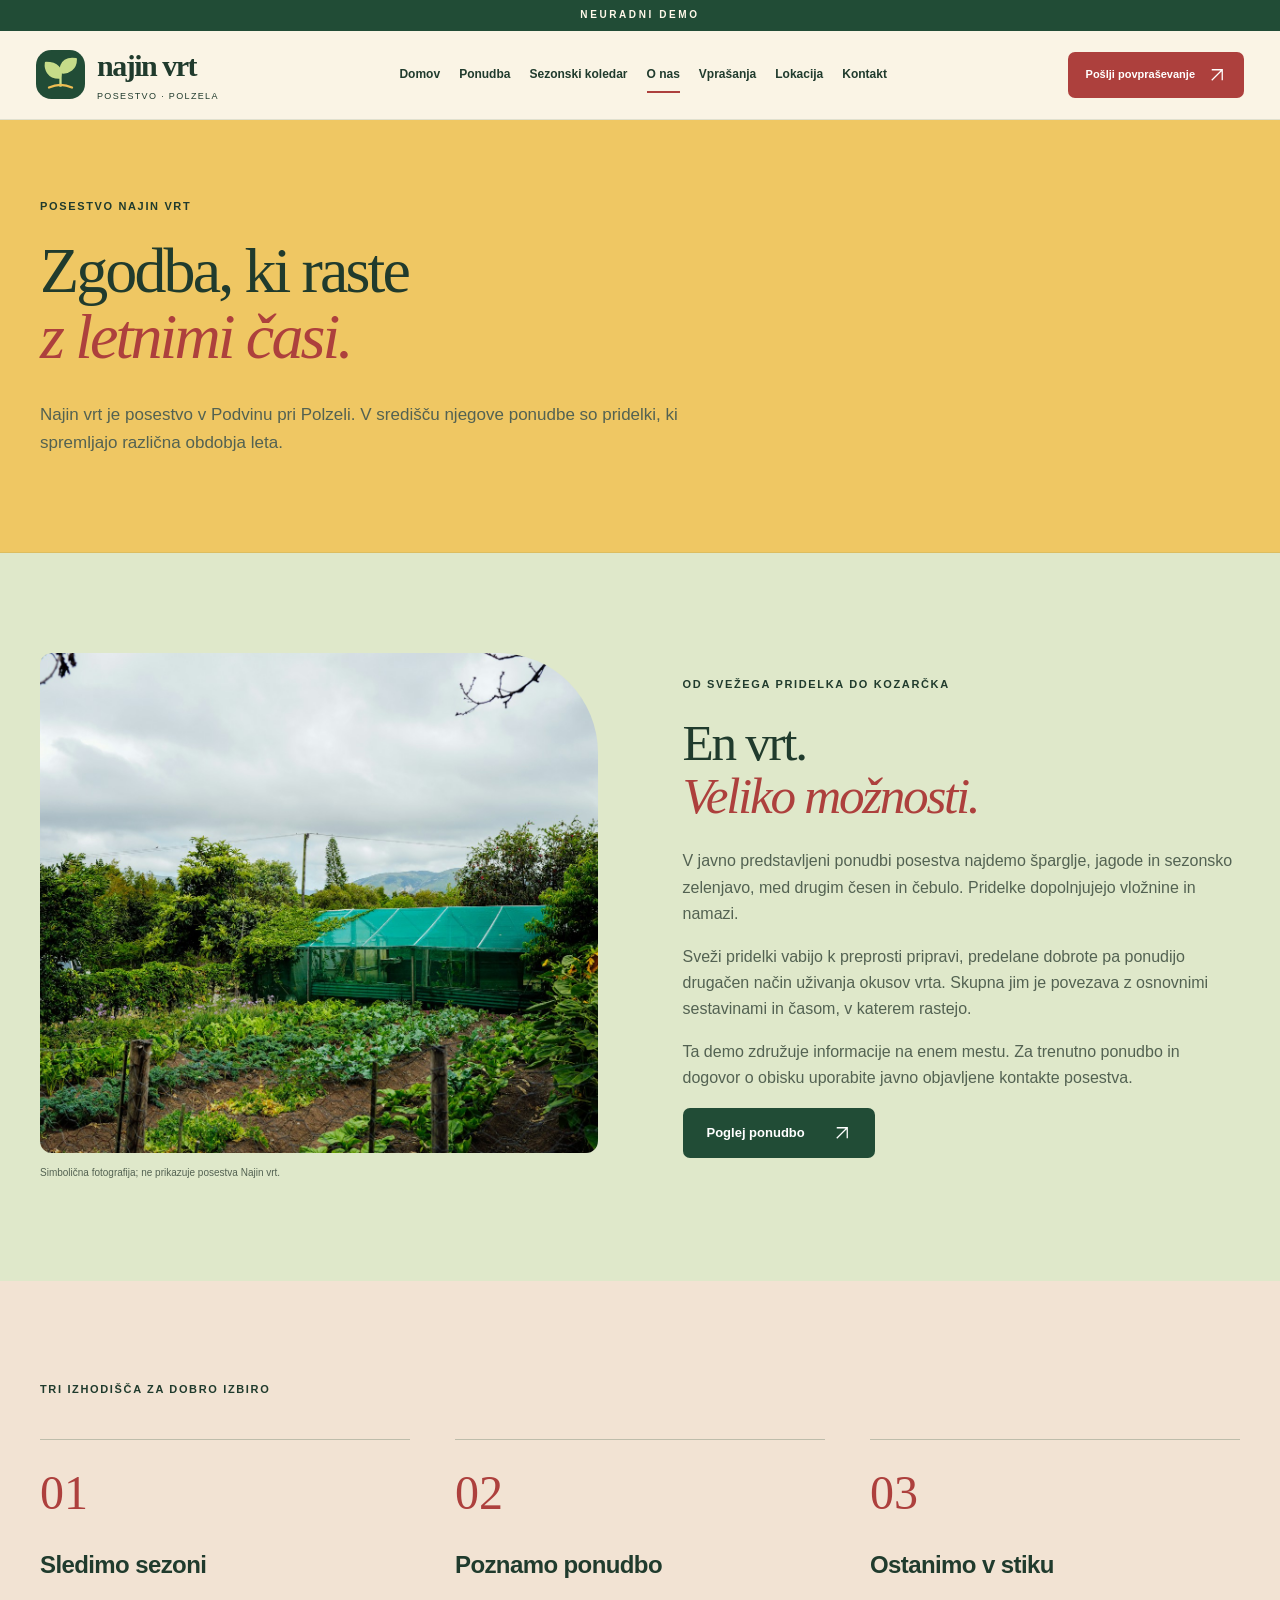
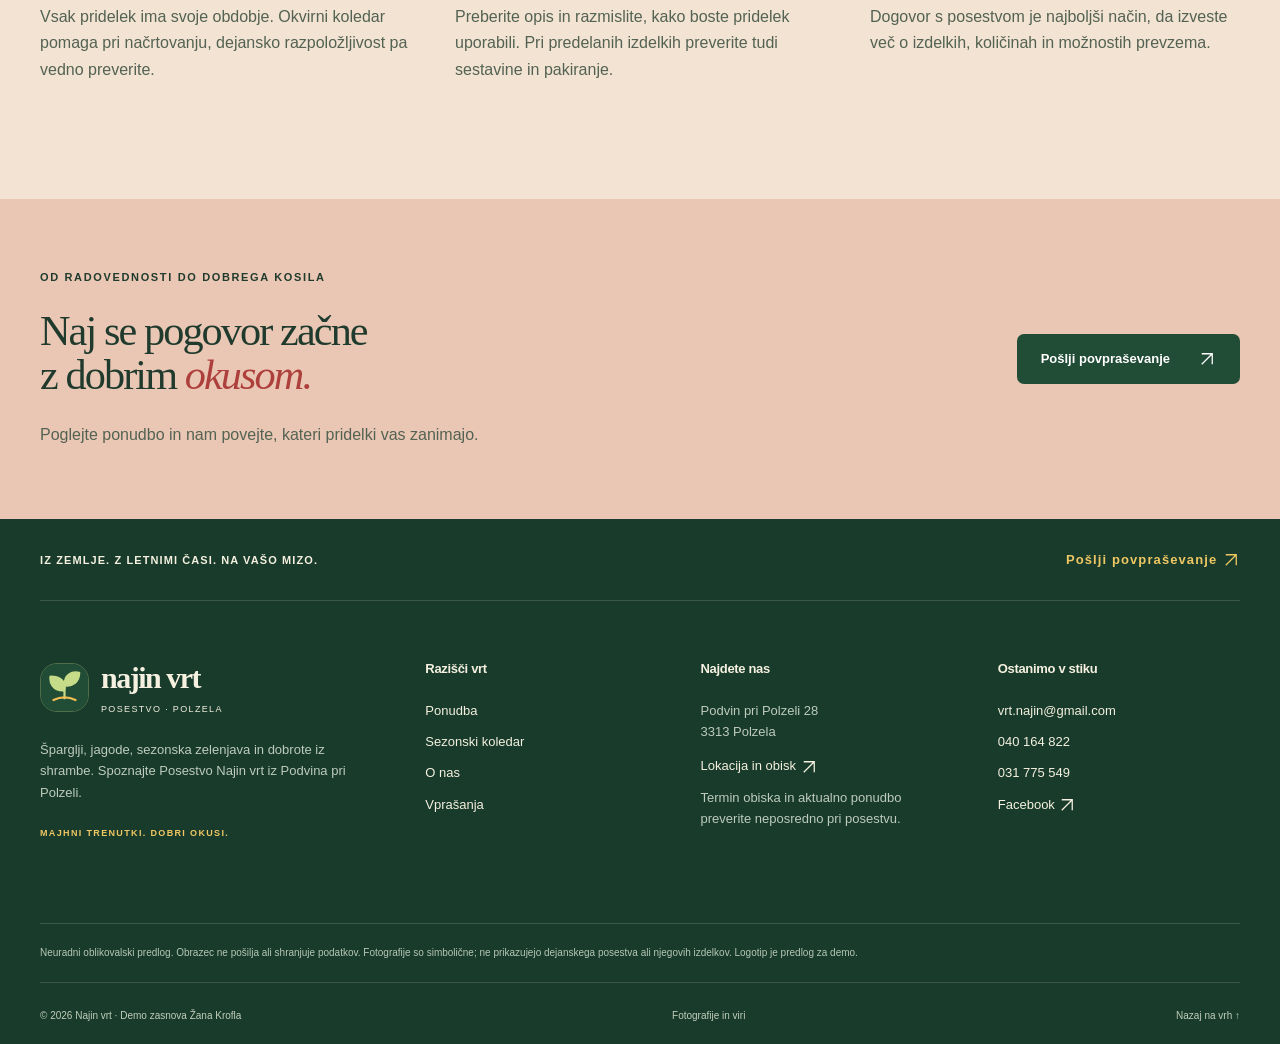
<file: o-nas.html>
<!doctype html><html lang="sl"><head><meta charset="utf-8"><meta name="viewport" content="width=device-width, initial-scale=1"><meta name="robots" content="noindex,nofollow"><meta name="description" content="Neuradna demo predstavitev Posestva Najin vrt: pridelki, sezonski koledar in kontakt."><meta name="theme-color" content="#214c36"><title>O nas | Najin vrt – demo</title><link rel="icon" href="logo.svg" type="image/svg+xml"><link rel="stylesheet" href="style.css"><script src="app.js" defer></script></head><body id="top"><a class="skip" href="#main">Preskoči na vsebino</a><div class="demo">NEURADNI DEMO</div><header><div class="nav-wrap"><a class="brand" href="index.html"><img src="logo.svg" alt="" width="52" height="52"><span>najin vrt<small>POSESTVO · POLZELA</small></span></a><nav id="nav" aria-label="Glavna navigacija"><a href="index.html">Domov</a><a href="ponudba.html">Ponudba</a><a href="koledar.html">Sezonski koledar</a><a href="o-nas.html" aria-current="page">O nas</a><a href="vprasanja.html">Vprašanja</a><a href="lokacija.html">Lokacija</a><a href="kontakt.html">Kontakt</a></nav><a class="btn header-cta" href="kontakt.html">Pošlji povpraševanje<span aria-hidden="true"><svg class="arrow" viewBox="0 0 24 24" width="18" height="18" aria-hidden="true"><path d="M5 19 19 5M5 5h14v14" fill="none" stroke="currentColor" stroke-width="1.7"/></svg></span></a><button class="menu-toggle" aria-controls="nav" aria-expanded="false" aria-label="Odpri meni"><span></span><span></span><span></span></button></div></header><main id="main"><section class="page-head"><div class="wrap reveal"><span class="eyebrow">POSESTVO NAJIN VRT</span><h1>Zgodba, ki raste<br><em>z letnimi časi.</em></h1><p>Najin vrt je posestvo v Podvinu pri Polzeli. V središču njegove ponudbe so pridelki, ki spremljajo različna obdobja leta.</p></div></section><section class="section sage"><div class="wrap split"><figure class="story-photo reveal"><img class="" src="images/vrt.jpg" alt="Gredice zelenjave – simbolični prikaz vrta" loading="lazy" decoding="async"><figcaption>Simbolična fotografija; ne prikazuje posestva Najin vrt.</figcaption></figure><div class="reveal"><span class="eyebrow">OD SVEŽEGA PRIDELKA DO KOZARČKA</span><h2>En vrt.<br><em>Veliko možnosti.</em></h2><p>V javno predstavljeni ponudbi posestva najdemo šparglje, jagode in sezonsko zelenjavo, med drugim česen in čebulo. Pridelke dopolnjujejo vložnine in namazi.</p><p>Sveži pridelki vabijo k preprosti pripravi, predelane dobrote pa ponudijo drugačen način uživanja okusov vrta. Skupna jim je povezava z osnovnimi sestavinami in časom, v katerem rastejo.</p><p>Ta demo združuje informacije na enem mestu. Za trenutno ponudbo in dogovor o obisku uporabite javno objavljene kontakte posestva.</p><a class="btn dark" href="ponudba.html">Poglej ponudbo<span aria-hidden="true"><svg class="arrow" viewBox="0 0 24 24" width="18" height="18" aria-hidden="true"><path d="M5 19 19 5M5 5h14v14" fill="none" stroke="currentColor" stroke-width="1.7"/></svg></span></a></div></div></section><section class="section peach"><div class="wrap"><span class="eyebrow">TRI IZHODIŠČA ZA DOBRO IZBIRO</span><div class="principles"><article class="reveal"><b>01</b><h3>Sledimo sezoni</h3><p>Vsak pridelek ima svoje obdobje. Okvirni koledar pomaga pri načrtovanju, dejansko razpoložljivost pa vedno preverite.</p></article><article class="reveal"><b>02</b><h3>Poznamo ponudbo</h3><p>Preberite opis in razmislite, kako boste pridelek uporabili. Pri predelanih izdelkih preverite tudi sestavine in pakiranje.</p></article><article class="reveal"><b>03</b><h3>Ostanimo v stiku</h3><p>Dogovor s posestvom je najboljši način, da izveste več o izdelkih, količinah in možnostih prevzema.</p></article></div></div></section><section class="cta"><div class="wrap reveal"><div><span class="eyebrow">OD RADOVEDNOSTI DO DOBREGA KOSILA</span><h2>Naj se pogovor začne<br>z dobrim <em>okusom.</em></h2><p>Poglejte ponudbo in nam povejte, kateri pridelki vas zanimajo.</p></div><a class="btn dark" href="kontakt.html">Pošlji povpraševanje<span aria-hidden="true"><svg class="arrow" viewBox="0 0 24 24" width="18" height="18" aria-hidden="true"><path d="M5 19 19 5M5 5h14v14" fill="none" stroke="currentColor" stroke-width="1.7"/></svg></span></a></div></section></main><footer><div class="wrap"><div class="footer-top"><span>IZ ZEMLJE. Z LETNIMI ČASI. NA VAŠO MIZO.</span><a href="kontakt.html">Pošlji povpraševanje <svg class="arrow" viewBox="0 0 24 24" width="18" height="18" aria-hidden="true"><path d="M5 19 19 5M5 5h14v14" fill="none" stroke="currentColor" stroke-width="1.7"/></svg></a></div><div class="footer-grid"><div><a class="brand" href="index.html"><img src="logo.svg" alt="" width="52" height="52"><span>najin vrt<small>POSESTVO · POLZELA</small></span></a><p>Šparglji, jagode, sezonska zelenjava in dobrote iz shrambe. Spoznajte Posestvo Najin vrt iz Podvina pri Polzeli.</p><span class="eyebrow">MAJHNI TRENUTKI. DOBRI OKUSI.</span></div><div><h3>Razišči vrt</h3><a href="ponudba.html">Ponudba</a><a href="koledar.html">Sezonski koledar</a><a href="o-nas.html">O nas</a><a href="vprasanja.html">Vprašanja</a></div><div><h3>Najdete nas</h3><p>Podvin pri Polzeli 28<br>3313 Polzela</p><a href="lokacija.html">Lokacija in obisk <svg class="arrow" viewBox="0 0 24 24" width="18" height="18" aria-hidden="true"><path d="M5 19 19 5M5 5h14v14" fill="none" stroke="currentColor" stroke-width="1.7"/></svg></a><p>Termin obiska in aktualno ponudbo preverite neposredno pri posestvu.</p></div><div><h3>Ostanimo v stiku</h3><a href="mailto:vrt.najin@gmail.com">vrt.najin@gmail.com</a><a href="tel:+38640164822">040 164 822</a><a href="tel:+38631775549">031 775 549</a><a href="https://www.facebook.com/Posestvo.NajinVrt/" target="_blank" rel="noopener noreferrer">Facebook <svg class="arrow" viewBox="0 0 24 24" width="18" height="18" aria-hidden="true"><path d="M5 19 19 5M5 5h14v14" fill="none" stroke="currentColor" stroke-width="1.7"/></svg></a></div></div><div class="footer-note">Neuradni oblikovalski predlog. Obrazec ne pošilja ali shranjuje podatkov. Fotografije so simbolične; ne prikazujejo dejanskega posestva ali njegovih izdelkov. Logotip je predlog za demo.</div><div class="footer-bottom"><span>© 2026 Najin vrt · Demo zasnova Žana Krofla</span><a href="viri.html">Fotografije in viri</a><a href="#top">Nazaj na vrh ↑</a></div></div></footer></body></html>
</file>
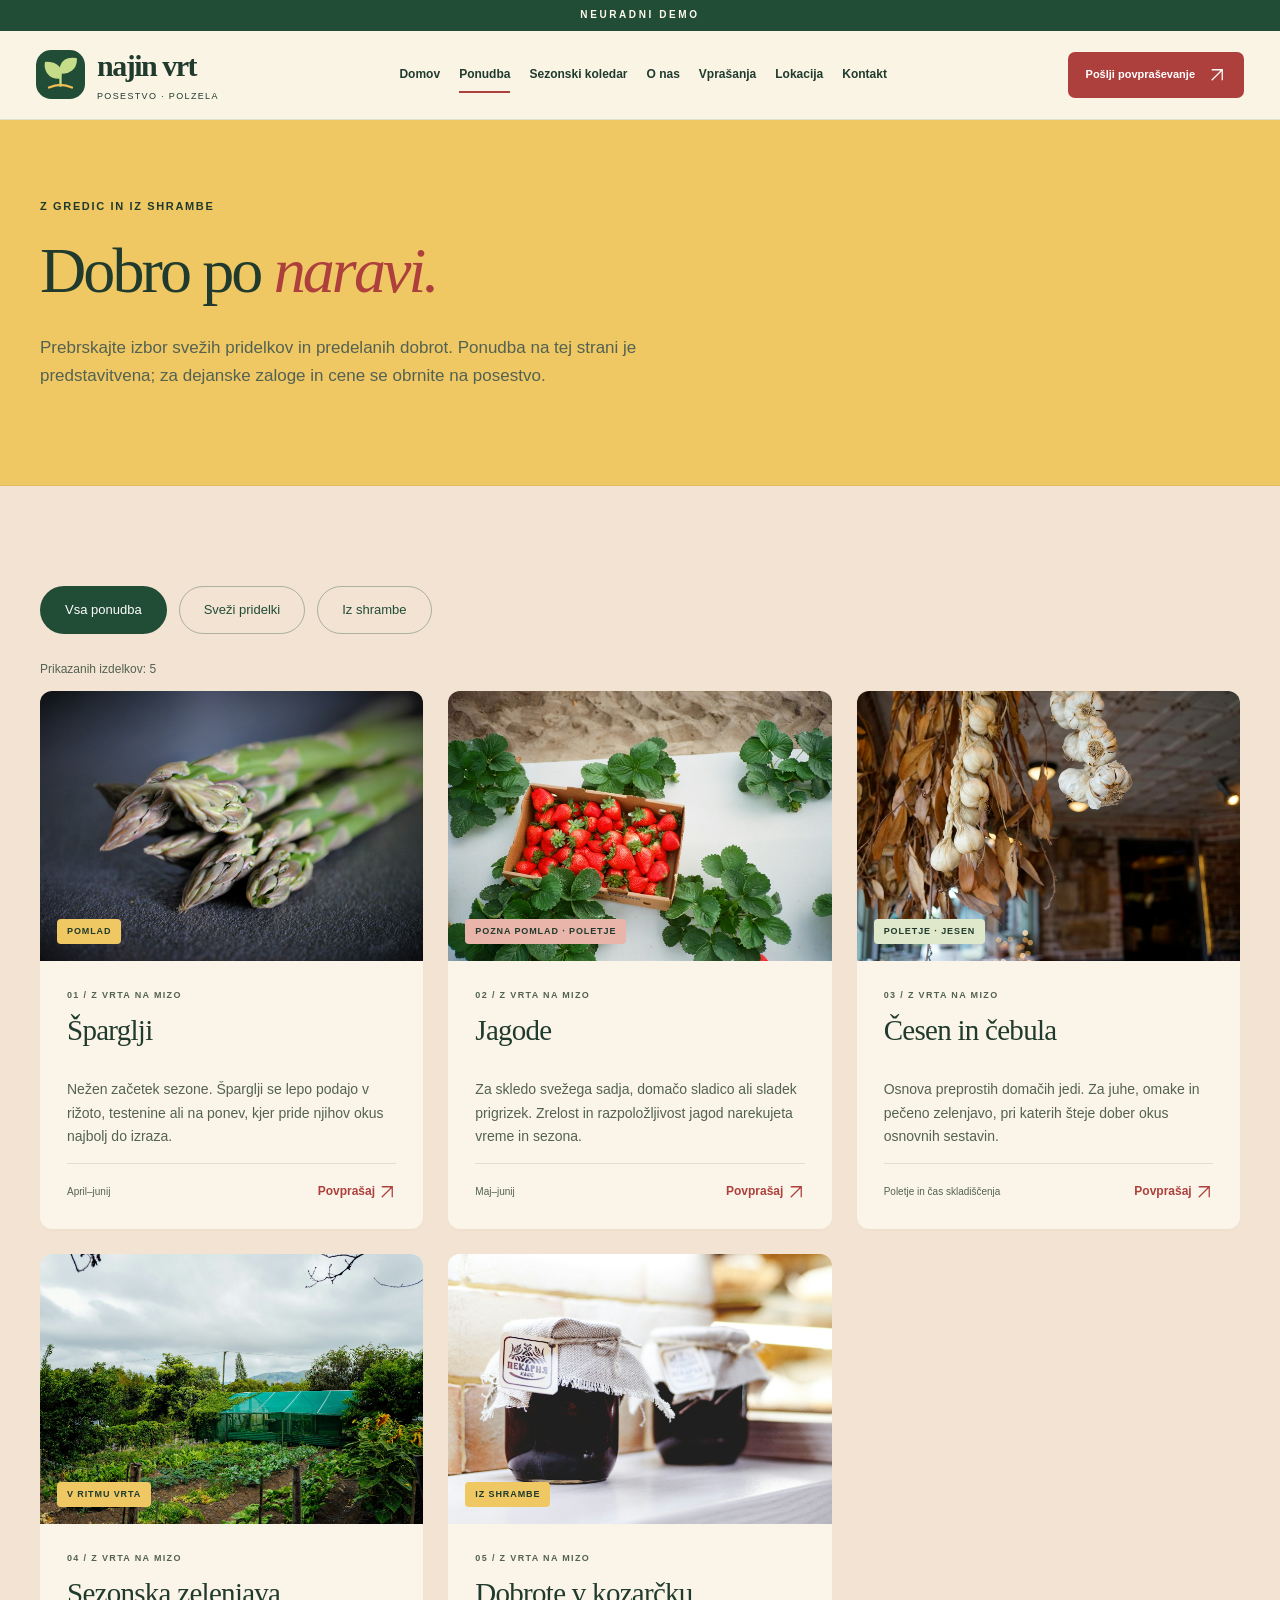
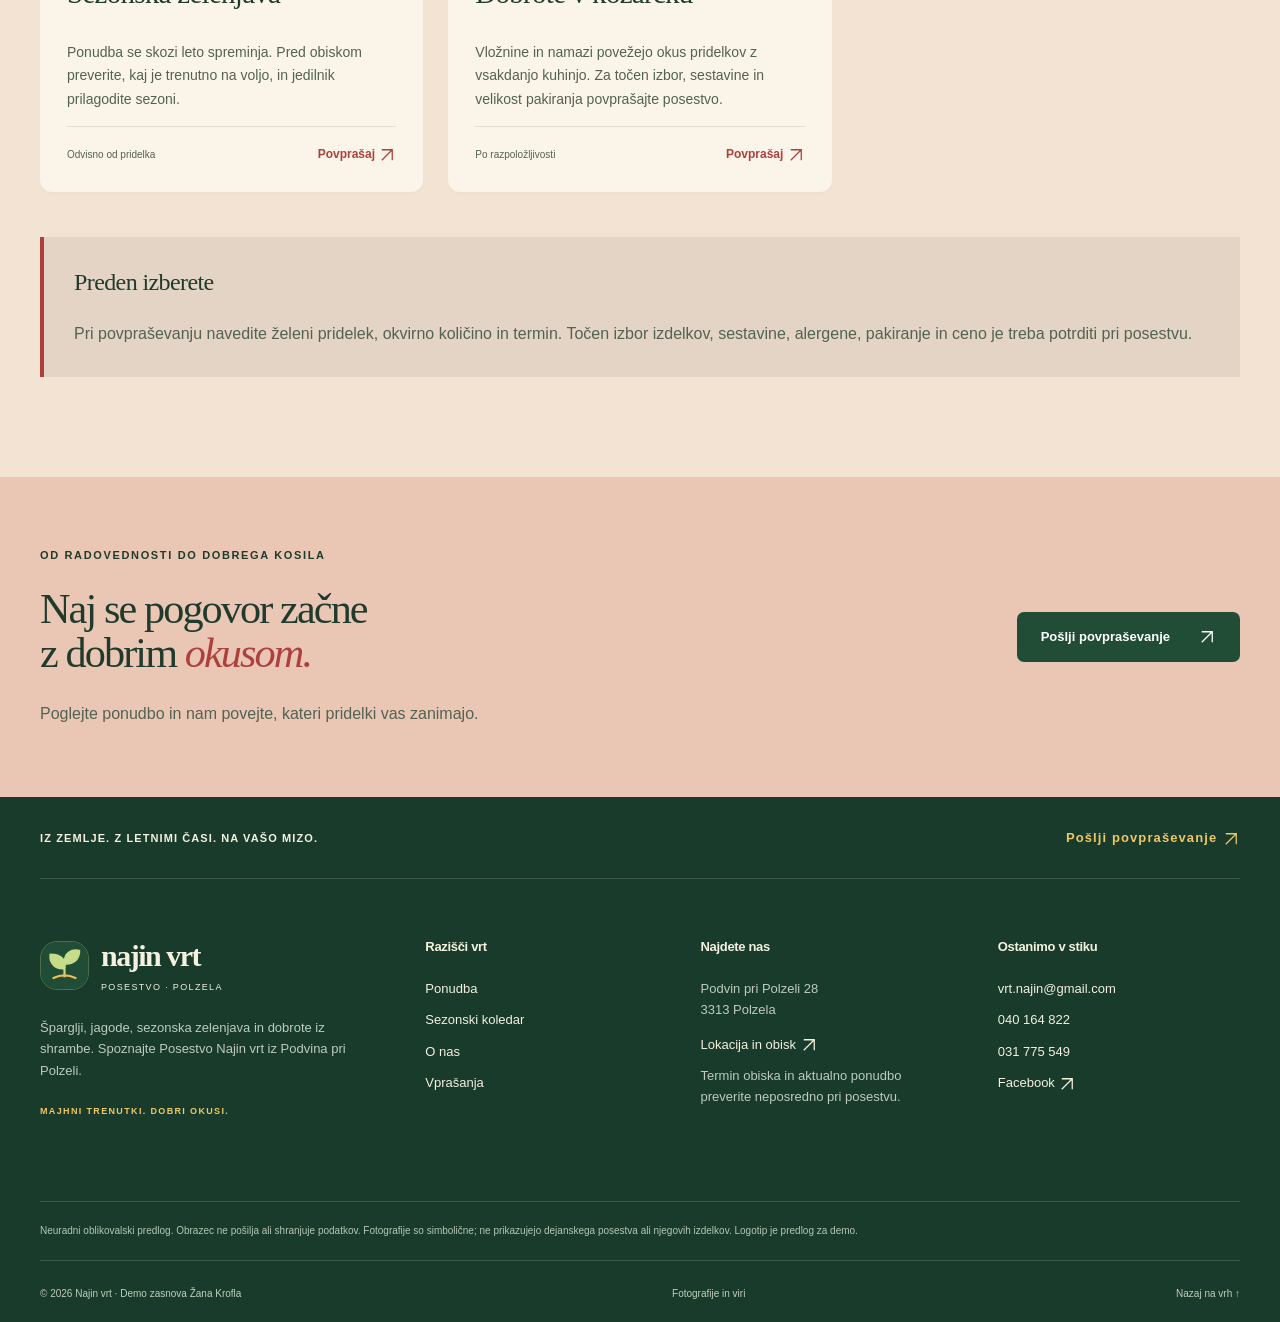
<file: ponudba.html>
<!doctype html><html lang="sl"><head><meta charset="utf-8"><meta name="viewport" content="width=device-width, initial-scale=1"><meta name="robots" content="noindex,nofollow"><meta name="description" content="Neuradna demo predstavitev Posestva Najin vrt: pridelki, sezonski koledar in kontakt."><meta name="theme-color" content="#214c36"><title>Ponudba | Najin vrt – demo</title><link rel="icon" href="logo.svg" type="image/svg+xml"><link rel="stylesheet" href="style.css"><script src="app.js" defer></script></head><body id="top"><a class="skip" href="#main">Preskoči na vsebino</a><div class="demo">NEURADNI DEMO</div><header><div class="nav-wrap"><a class="brand" href="index.html"><img src="logo.svg" alt="" width="52" height="52"><span>najin vrt<small>POSESTVO · POLZELA</small></span></a><nav id="nav" aria-label="Glavna navigacija"><a href="index.html">Domov</a><a href="ponudba.html" aria-current="page">Ponudba</a><a href="koledar.html">Sezonski koledar</a><a href="o-nas.html">O nas</a><a href="vprasanja.html">Vprašanja</a><a href="lokacija.html">Lokacija</a><a href="kontakt.html">Kontakt</a></nav><a class="btn header-cta" href="kontakt.html">Pošlji povpraševanje<span aria-hidden="true"><svg class="arrow" viewBox="0 0 24 24" width="18" height="18" aria-hidden="true"><path d="M5 19 19 5M5 5h14v14" fill="none" stroke="currentColor" stroke-width="1.7"/></svg></span></a><button class="menu-toggle" aria-controls="nav" aria-expanded="false" aria-label="Odpri meni"><span></span><span></span><span></span></button></div></header><main id="main"><section class="page-head"><div class="wrap reveal"><span class="eyebrow">Z GREDIC IN IZ SHRAMBE</span><h1>Dobro po <em>naravi.</em></h1><p>Prebrskajte izbor svežih pridelkov in predelanih dobrot. Ponudba na tej strani je predstavitvena; za dejanske zaloge in cene se obrnite na posestvo.</p></div></section><section class="section peach"><div class="wrap"><div class="filters" aria-label="Filtriranje ponudbe"><button data-filter="all" aria-pressed="true">Vsa ponudba</button><button data-filter="fresh" aria-pressed="false">Sveži pridelki</button><button data-filter="pantry" aria-pressed="false">Iz shrambe</button></div><p id="filter-status" class="small" role="status">Prikazanih izdelkov: 5</p><div class="products"><article class="product reveal" data-category="fresh"><div class="product-photo"><img class="" src="images/sparglji.jpg" alt="Šparglji – simbolična fotografija" loading="lazy" decoding="async"><span class="tag">POMLAD</span></div><div class="product-body"><span class="eyebrow">01 / Z VRTA NA MIZO</span><h3>Šparglji</h3><p>Nežen začetek sezone. Šparglji se lepo podajo v rižoto, testenine ali na ponev, kjer pride njihov okus najbolj do izraza.</p><div class="product-end"><small>April–junij</small><a href="kontakt.html?izdelek=Šparglji" aria-label="Povprašaj: Šparglji">Povprašaj <svg class="arrow" viewBox="0 0 24 24" width="18" height="18" aria-hidden="true"><path d="M5 19 19 5M5 5h14v14" fill="none" stroke="currentColor" stroke-width="1.7"/></svg></a></div></div></article><article class="product reveal" data-category="fresh"><div class="product-photo"><img class="" src="images/jagode.jpg" alt="Jagode – simbolična fotografija" loading="lazy" decoding="async"><span class="tag">POZNA POMLAD · POLETJE</span></div><div class="product-body"><span class="eyebrow">02 / Z VRTA NA MIZO</span><h3>Jagode</h3><p>Za skledo svežega sadja, domačo sladico ali sladek prigrizek. Zrelost in razpoložljivost jagod narekujeta vreme in sezona.</p><div class="product-end"><small>Maj–junij</small><a href="kontakt.html?izdelek=Jagode" aria-label="Povprašaj: Jagode">Povprašaj <svg class="arrow" viewBox="0 0 24 24" width="18" height="18" aria-hidden="true"><path d="M5 19 19 5M5 5h14v14" fill="none" stroke="currentColor" stroke-width="1.7"/></svg></a></div></div></article><article class="product reveal" data-category="fresh"><div class="product-photo"><img class="" src="images/cesen.jpg" alt="Česen in čebula – simbolična fotografija" loading="lazy" decoding="async"><span class="tag">POLETJE · JESEN</span></div><div class="product-body"><span class="eyebrow">03 / Z VRTA NA MIZO</span><h3>Česen in čebula</h3><p>Osnova preprostih domačih jedi. Za juhe, omake in pečeno zelenjavo, pri katerih šteje dober okus osnovnih sestavin.</p><div class="product-end"><small>Poletje in čas skladiščenja</small><a href="kontakt.html?izdelek=Česen in čebula" aria-label="Povprašaj: Česen in čebula">Povprašaj <svg class="arrow" viewBox="0 0 24 24" width="18" height="18" aria-hidden="true"><path d="M5 19 19 5M5 5h14v14" fill="none" stroke="currentColor" stroke-width="1.7"/></svg></a></div></div></article><article class="product reveal" data-category="fresh"><div class="product-photo"><img class="" src="images/vrt.jpg" alt="Sezonska zelenjava – simbolična fotografija" loading="lazy" decoding="async"><span class="tag">V RITMU VRTA</span></div><div class="product-body"><span class="eyebrow">04 / Z VRTA NA MIZO</span><h3>Sezonska zelenjava</h3><p>Ponudba se skozi leto spreminja. Pred obiskom preverite, kaj je trenutno na voljo, in jedilnik prilagodite sezoni.</p><div class="product-end"><small>Odvisno od pridelka</small><a href="kontakt.html?izdelek=Sezonska zelenjava" aria-label="Povprašaj: Sezonska zelenjava">Povprašaj <svg class="arrow" viewBox="0 0 24 24" width="18" height="18" aria-hidden="true"><path d="M5 19 19 5M5 5h14v14" fill="none" stroke="currentColor" stroke-width="1.7"/></svg></a></div></div></article><article class="product reveal" data-category="pantry"><div class="product-photo"><img class="" src="images/shramba.jpg" alt="Dobrote v kozarčku – simbolična fotografija" loading="lazy" decoding="async"><span class="tag">IZ SHRAMBE</span></div><div class="product-body"><span class="eyebrow">05 / Z VRTA NA MIZO</span><h3>Dobrote v kozarčku</h3><p>Vložnine in namazi povežejo okus pridelkov z vsakdanjo kuhinjo. Za točen izbor, sestavine in velikost pakiranja povprašajte posestvo.</p><div class="product-end"><small>Po razpoložljivosti</small><a href="kontakt.html?izdelek=Dobrote v kozarčku" aria-label="Povprašaj: Dobrote v kozarčku">Povprašaj <svg class="arrow" viewBox="0 0 24 24" width="18" height="18" aria-hidden="true"><path d="M5 19 19 5M5 5h14v14" fill="none" stroke="currentColor" stroke-width="1.7"/></svg></a></div></div></article></div><div class="info-band"><h3>Preden izberete</h3><p>Pri povpraševanju navedite želeni pridelek, okvirno količino in termin. Točen izbor izdelkov, sestavine, alergene, pakiranje in ceno je treba potrditi pri posestvu.</p></div></div></section><section class="cta"><div class="wrap reveal"><div><span class="eyebrow">OD RADOVEDNOSTI DO DOBREGA KOSILA</span><h2>Naj se pogovor začne<br>z dobrim <em>okusom.</em></h2><p>Poglejte ponudbo in nam povejte, kateri pridelki vas zanimajo.</p></div><a class="btn dark" href="kontakt.html">Pošlji povpraševanje<span aria-hidden="true"><svg class="arrow" viewBox="0 0 24 24" width="18" height="18" aria-hidden="true"><path d="M5 19 19 5M5 5h14v14" fill="none" stroke="currentColor" stroke-width="1.7"/></svg></span></a></div></section></main><footer><div class="wrap"><div class="footer-top"><span>IZ ZEMLJE. Z LETNIMI ČASI. NA VAŠO MIZO.</span><a href="kontakt.html">Pošlji povpraševanje <svg class="arrow" viewBox="0 0 24 24" width="18" height="18" aria-hidden="true"><path d="M5 19 19 5M5 5h14v14" fill="none" stroke="currentColor" stroke-width="1.7"/></svg></a></div><div class="footer-grid"><div><a class="brand" href="index.html"><img src="logo.svg" alt="" width="52" height="52"><span>najin vrt<small>POSESTVO · POLZELA</small></span></a><p>Šparglji, jagode, sezonska zelenjava in dobrote iz shrambe. Spoznajte Posestvo Najin vrt iz Podvina pri Polzeli.</p><span class="eyebrow">MAJHNI TRENUTKI. DOBRI OKUSI.</span></div><div><h3>Razišči vrt</h3><a href="ponudba.html">Ponudba</a><a href="koledar.html">Sezonski koledar</a><a href="o-nas.html">O nas</a><a href="vprasanja.html">Vprašanja</a></div><div><h3>Najdete nas</h3><p>Podvin pri Polzeli 28<br>3313 Polzela</p><a href="lokacija.html">Lokacija in obisk <svg class="arrow" viewBox="0 0 24 24" width="18" height="18" aria-hidden="true"><path d="M5 19 19 5M5 5h14v14" fill="none" stroke="currentColor" stroke-width="1.7"/></svg></a><p>Termin obiska in aktualno ponudbo preverite neposredno pri posestvu.</p></div><div><h3>Ostanimo v stiku</h3><a href="mailto:vrt.najin@gmail.com">vrt.najin@gmail.com</a><a href="tel:+38640164822">040 164 822</a><a href="tel:+38631775549">031 775 549</a><a href="https://www.facebook.com/Posestvo.NajinVrt/" target="_blank" rel="noopener noreferrer">Facebook <svg class="arrow" viewBox="0 0 24 24" width="18" height="18" aria-hidden="true"><path d="M5 19 19 5M5 5h14v14" fill="none" stroke="currentColor" stroke-width="1.7"/></svg></a></div></div><div class="footer-note">Neuradni oblikovalski predlog. Obrazec ne pošilja ali shranjuje podatkov. Fotografije so simbolične; ne prikazujejo dejanskega posestva ali njegovih izdelkov. Logotip je predlog za demo.</div><div class="footer-bottom"><span>© 2026 Najin vrt · Demo zasnova Žana Krofla</span><a href="viri.html">Fotografije in viri</a><a href="#top">Nazaj na vrh ↑</a></div></div></footer></body></html>
</file>
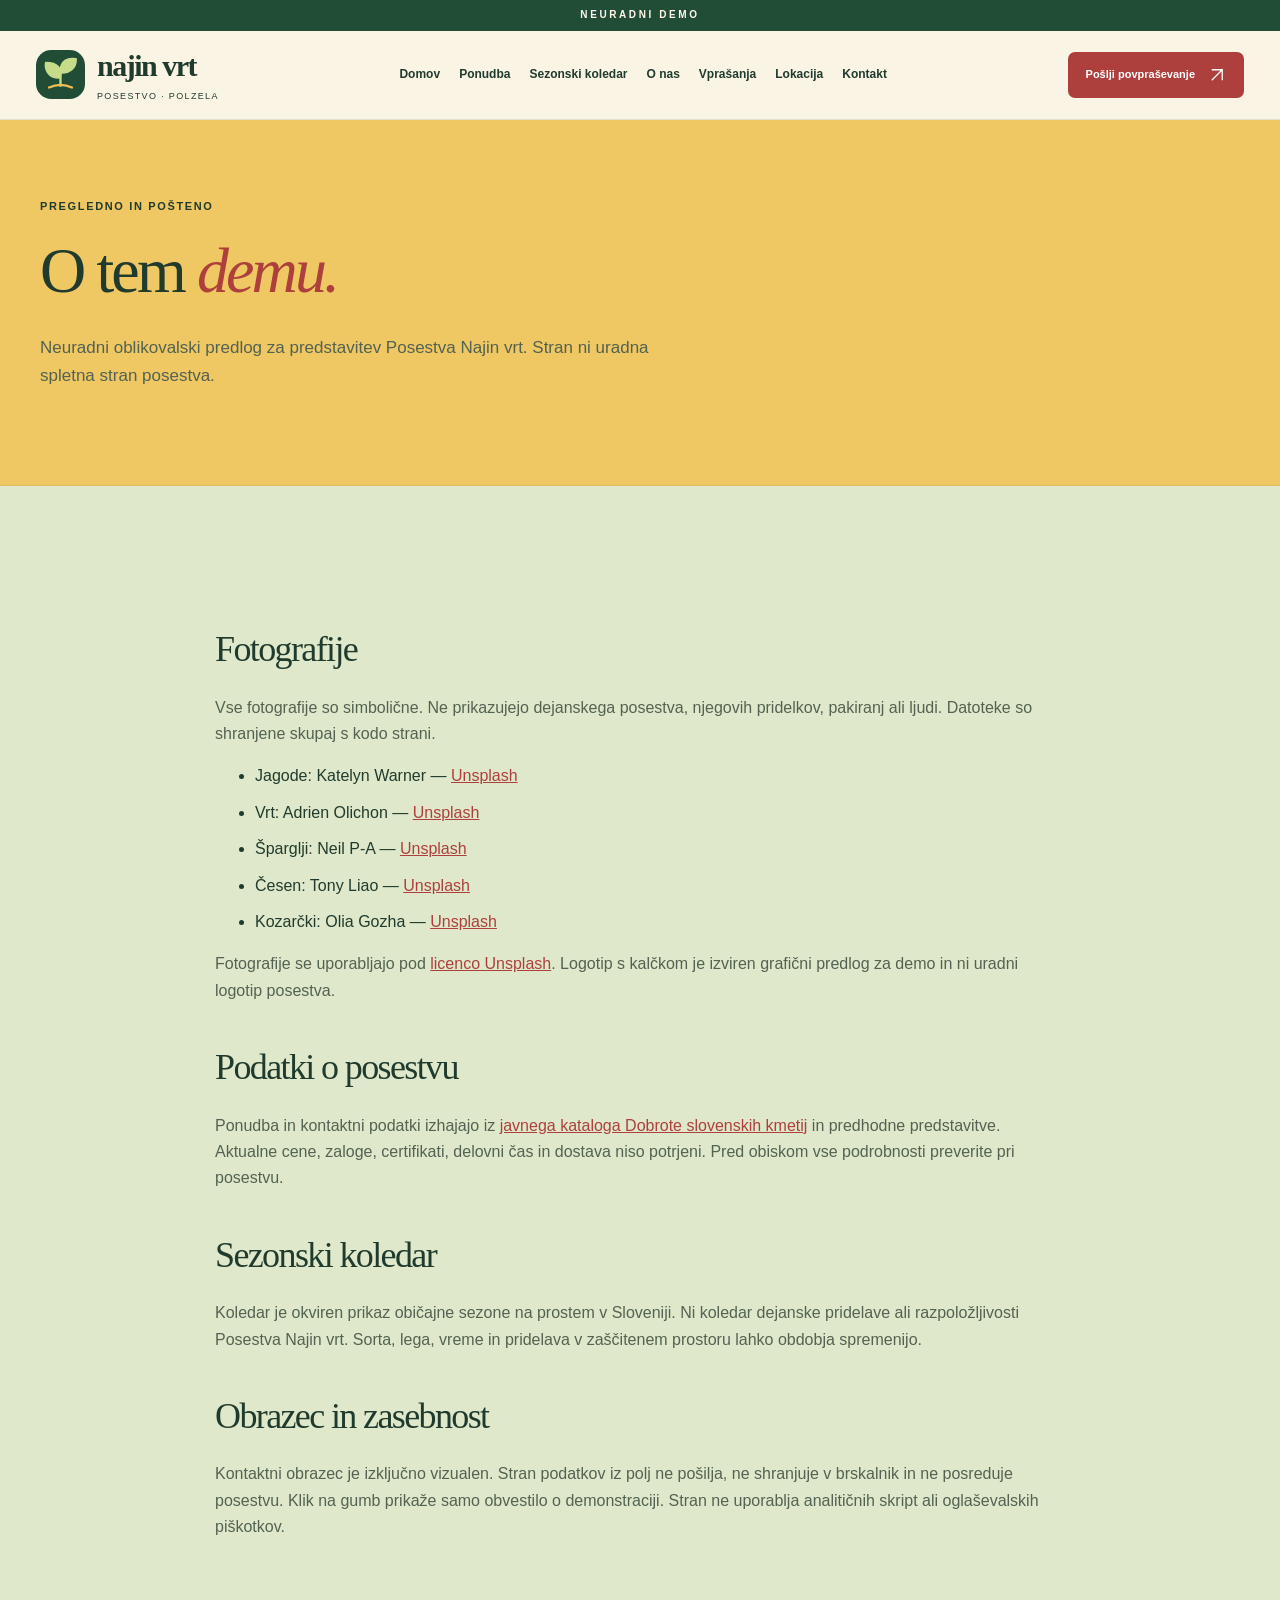
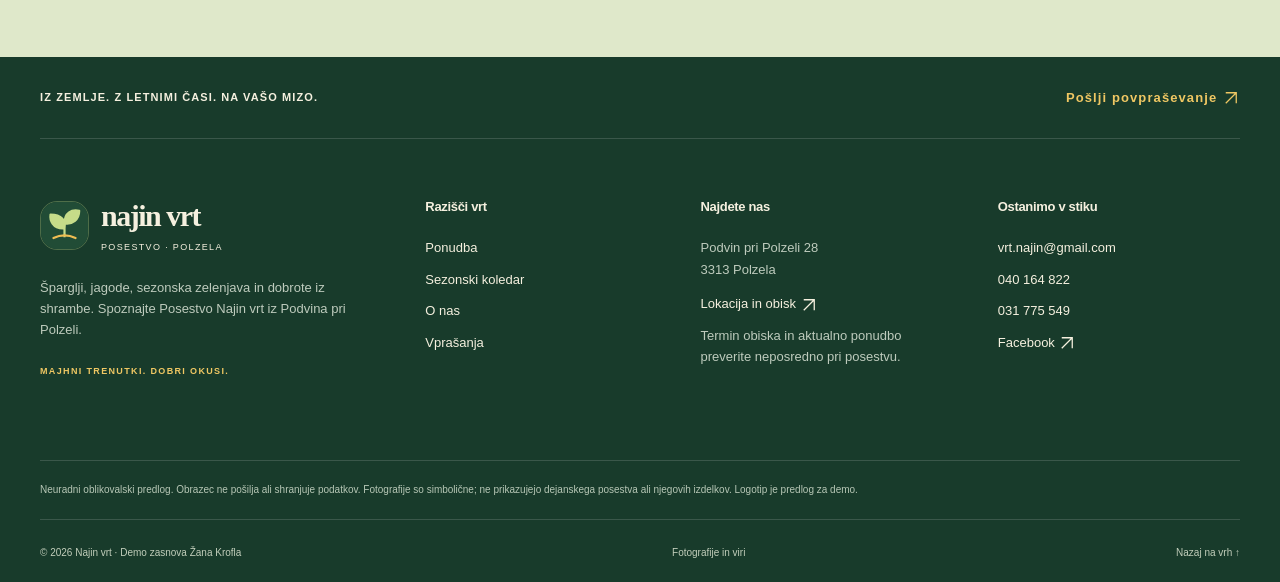
<file: viri.html>
<!doctype html><html lang="sl"><head><meta charset="utf-8"><meta name="viewport" content="width=device-width, initial-scale=1"><meta name="robots" content="noindex,nofollow"><meta name="description" content="Neuradna demo predstavitev Posestva Najin vrt: pridelki, sezonski koledar in kontakt."><meta name="theme-color" content="#214c36"><title>Fotografije in viri | Najin vrt – demo</title><link rel="icon" href="logo.svg" type="image/svg+xml"><link rel="stylesheet" href="style.css"><script src="app.js" defer></script></head><body id="top"><a class="skip" href="#main">Preskoči na vsebino</a><div class="demo">NEURADNI DEMO</div><header><div class="nav-wrap"><a class="brand" href="index.html"><img src="logo.svg" alt="" width="52" height="52"><span>najin vrt<small>POSESTVO · POLZELA</small></span></a><nav id="nav" aria-label="Glavna navigacija"><a href="index.html">Domov</a><a href="ponudba.html">Ponudba</a><a href="koledar.html">Sezonski koledar</a><a href="o-nas.html">O nas</a><a href="vprasanja.html">Vprašanja</a><a href="lokacija.html">Lokacija</a><a href="kontakt.html">Kontakt</a></nav><a class="btn header-cta" href="kontakt.html">Pošlji povpraševanje<span aria-hidden="true"><svg class="arrow" viewBox="0 0 24 24" width="18" height="18" aria-hidden="true"><path d="M5 19 19 5M5 5h14v14" fill="none" stroke="currentColor" stroke-width="1.7"/></svg></span></a><button class="menu-toggle" aria-controls="nav" aria-expanded="false" aria-label="Odpri meni"><span></span><span></span><span></span></button></div></header><main id="main"><section class="page-head"><div class="wrap reveal"><span class="eyebrow">PREGLEDNO IN POŠTENO</span><h1>O tem <em>demu.</em></h1><p>Neuradni oblikovalski predlog za predstavitev Posestva Najin vrt. Stran ni uradna spletna stran posestva.</p></div></section><section class="section sage"><div class="wrap prose"><h2>Fotografije</h2><p>Vse fotografije so simbolične. Ne prikazujejo dejanskega posestva, njegovih pridelkov, pakiranj ali ljudi. Datoteke so shranjene skupaj s kodo strani.</p><ul><li>Jagode: Katelyn Warner — <a href="https://unsplash.com/photos/rPUbbFmGy8g">Unsplash</a></li><li>Vrt: Adrien Olichon — <a href="https://unsplash.com/photos/VTGSuzQwk4o">Unsplash</a></li><li>Šparglji: Neil P-A — <a href="https://unsplash.com/photos/czZrPFQxpAY">Unsplash</a></li><li>Česen: Tony Liao — <a href="https://unsplash.com/photos/wyihOnJqjYk">Unsplash</a></li><li>Kozarčki: Olia Gozha — <a href="https://unsplash.com/photos/rcQ20ZndQ5U">Unsplash</a></li></ul><p>Fotografije se uporabljajo pod <a href="https://unsplash.com/license">licenco Unsplash</a>. Logotip s kalčkom je izviren grafični predlog za demo in ni uradni logotip posestva.</p><h2>Podatki o posestvu</h2><p>Ponudba in kontaktni podatki izhajajo iz <a href="https://www.dobroteslovenskihkmetij.si/trznica/providers/133">javnega kataloga Dobrote slovenskih kmetij</a> in predhodne predstavitve. Aktualne cene, zaloge, certifikati, delovni čas in dostava niso potrjeni. Pred obiskom vse podrobnosti preverite pri posestvu.</p><h2>Sezonski koledar</h2><p>Koledar je okviren prikaz običajne sezone na prostem v Sloveniji. Ni koledar dejanske pridelave ali razpoložljivosti Posestva Najin vrt. Sorta, lega, vreme in pridelava v zaščitenem prostoru lahko obdobja spremenijo.</p><h2>Obrazec in zasebnost</h2><p>Kontaktni obrazec je izključno vizualen. Stran podatkov iz polj ne pošilja, ne shranjuje v brskalnik in ne posreduje posestvu. Klik na gumb prikaže samo obvestilo o demonstraciji. Stran ne uporablja analitičnih skript ali oglaševalskih piškotkov.</p></div></section></main><footer><div class="wrap"><div class="footer-top"><span>IZ ZEMLJE. Z LETNIMI ČASI. NA VAŠO MIZO.</span><a href="kontakt.html">Pošlji povpraševanje <svg class="arrow" viewBox="0 0 24 24" width="18" height="18" aria-hidden="true"><path d="M5 19 19 5M5 5h14v14" fill="none" stroke="currentColor" stroke-width="1.7"/></svg></a></div><div class="footer-grid"><div><a class="brand" href="index.html"><img src="logo.svg" alt="" width="52" height="52"><span>najin vrt<small>POSESTVO · POLZELA</small></span></a><p>Šparglji, jagode, sezonska zelenjava in dobrote iz shrambe. Spoznajte Posestvo Najin vrt iz Podvina pri Polzeli.</p><span class="eyebrow">MAJHNI TRENUTKI. DOBRI OKUSI.</span></div><div><h3>Razišči vrt</h3><a href="ponudba.html">Ponudba</a><a href="koledar.html">Sezonski koledar</a><a href="o-nas.html">O nas</a><a href="vprasanja.html">Vprašanja</a></div><div><h3>Najdete nas</h3><p>Podvin pri Polzeli 28<br>3313 Polzela</p><a href="lokacija.html">Lokacija in obisk <svg class="arrow" viewBox="0 0 24 24" width="18" height="18" aria-hidden="true"><path d="M5 19 19 5M5 5h14v14" fill="none" stroke="currentColor" stroke-width="1.7"/></svg></a><p>Termin obiska in aktualno ponudbo preverite neposredno pri posestvu.</p></div><div><h3>Ostanimo v stiku</h3><a href="mailto:vrt.najin@gmail.com">vrt.najin@gmail.com</a><a href="tel:+38640164822">040 164 822</a><a href="tel:+38631775549">031 775 549</a><a href="https://www.facebook.com/Posestvo.NajinVrt/" target="_blank" rel="noopener noreferrer">Facebook <svg class="arrow" viewBox="0 0 24 24" width="18" height="18" aria-hidden="true"><path d="M5 19 19 5M5 5h14v14" fill="none" stroke="currentColor" stroke-width="1.7"/></svg></a></div></div><div class="footer-note">Neuradni oblikovalski predlog. Obrazec ne pošilja ali shranjuje podatkov. Fotografije so simbolične; ne prikazujejo dejanskega posestva ali njegovih izdelkov. Logotip je predlog za demo.</div><div class="footer-bottom"><span>© 2026 Najin vrt · Demo zasnova Žana Krofla</span><a href="viri.html">Fotografije in viri</a><a href="#top">Nazaj na vrh ↑</a></div></div></footer></body></html>
</file>
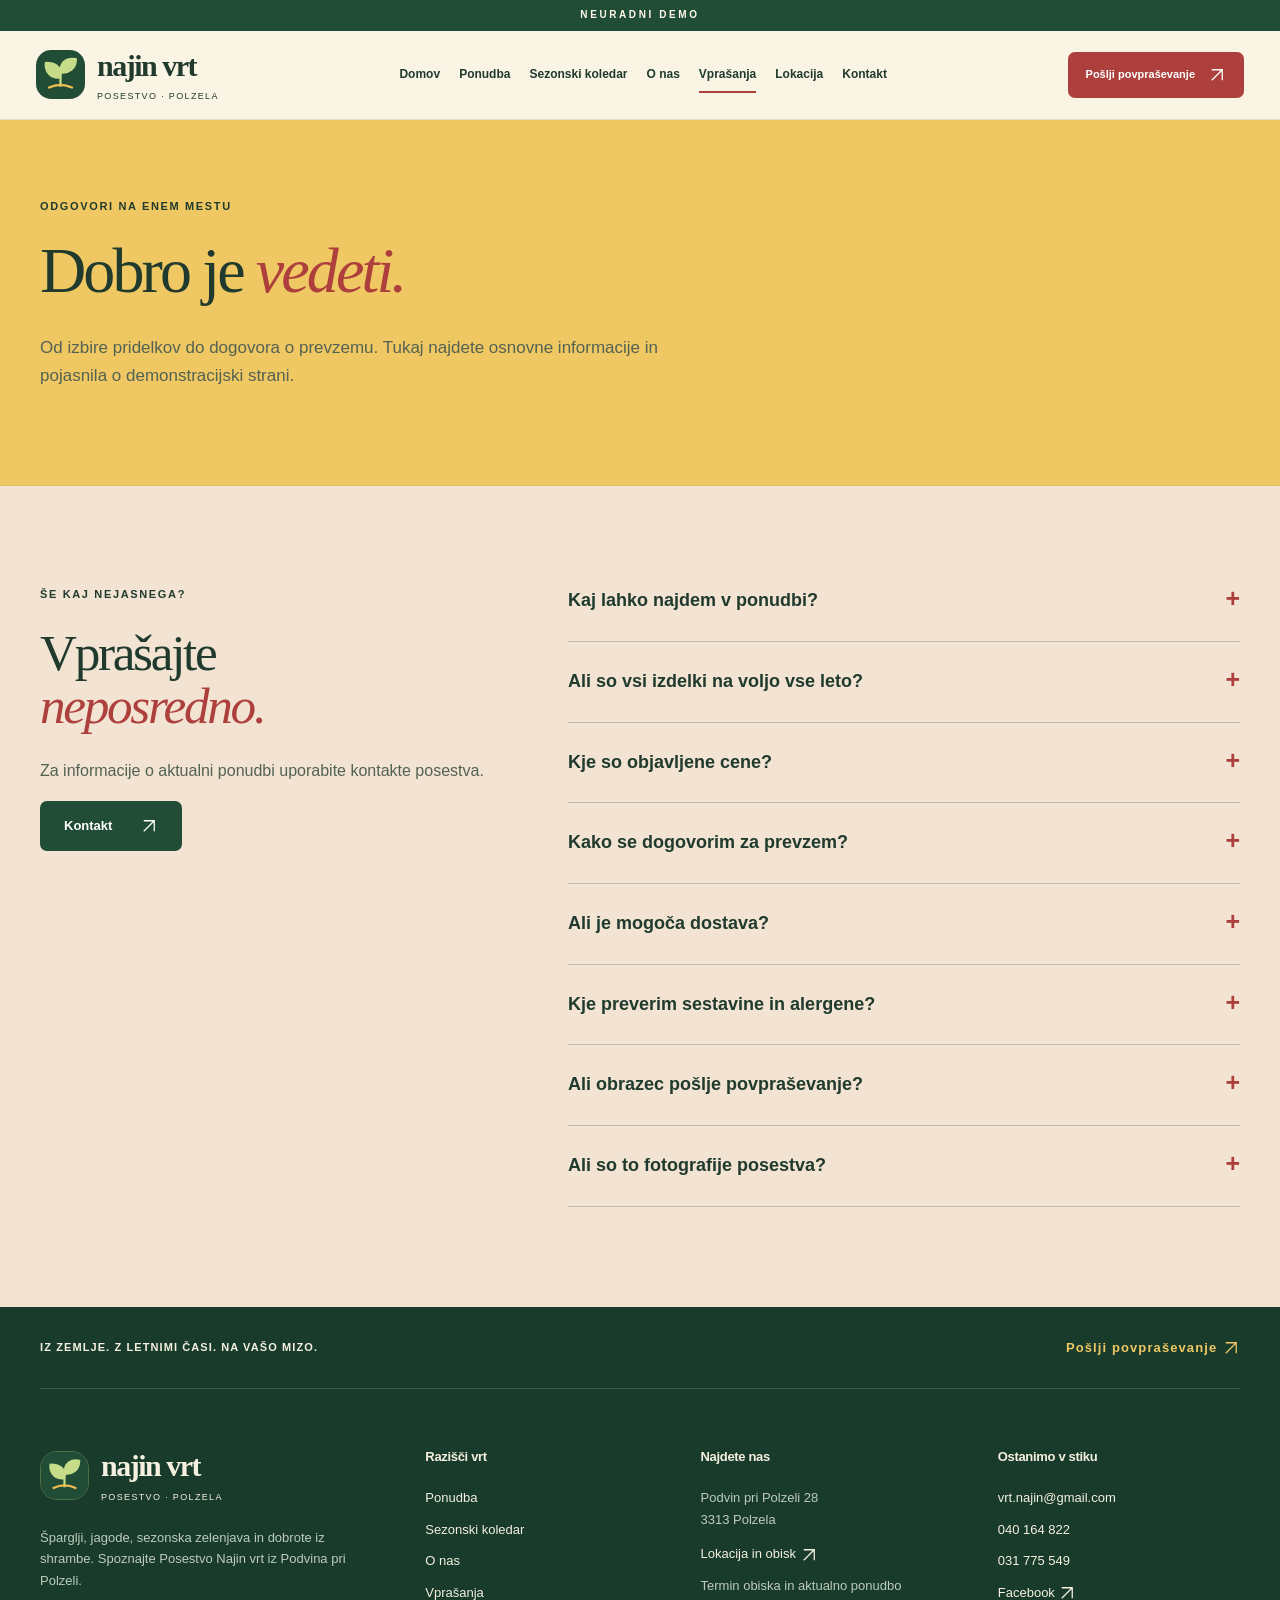
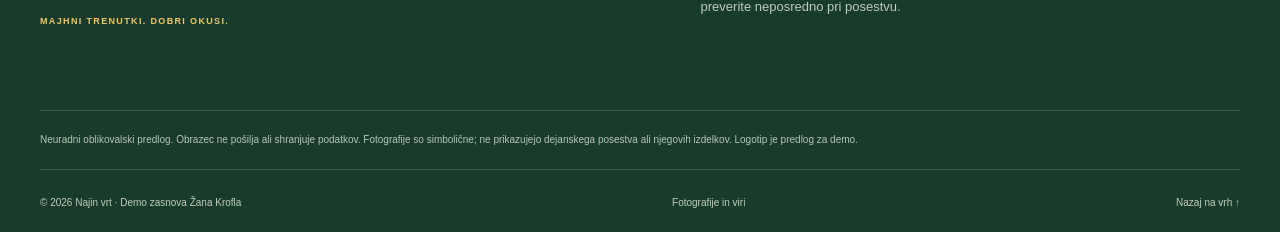
<file: vprasanja.html>
<!doctype html><html lang="sl"><head><meta charset="utf-8"><meta name="viewport" content="width=device-width, initial-scale=1"><meta name="robots" content="noindex,nofollow"><meta name="description" content="Neuradna demo predstavitev Posestva Najin vrt: pridelki, sezonski koledar in kontakt."><meta name="theme-color" content="#214c36"><title>Pogosta vprašanja | Najin vrt – demo</title><link rel="icon" href="logo.svg" type="image/svg+xml"><link rel="stylesheet" href="style.css"><script src="app.js" defer></script></head><body id="top"><a class="skip" href="#main">Preskoči na vsebino</a><div class="demo">NEURADNI DEMO</div><header><div class="nav-wrap"><a class="brand" href="index.html"><img src="logo.svg" alt="" width="52" height="52"><span>najin vrt<small>POSESTVO · POLZELA</small></span></a><nav id="nav" aria-label="Glavna navigacija"><a href="index.html">Domov</a><a href="ponudba.html">Ponudba</a><a href="koledar.html">Sezonski koledar</a><a href="o-nas.html">O nas</a><a href="vprasanja.html" aria-current="page">Vprašanja</a><a href="lokacija.html">Lokacija</a><a href="kontakt.html">Kontakt</a></nav><a class="btn header-cta" href="kontakt.html">Pošlji povpraševanje<span aria-hidden="true"><svg class="arrow" viewBox="0 0 24 24" width="18" height="18" aria-hidden="true"><path d="M5 19 19 5M5 5h14v14" fill="none" stroke="currentColor" stroke-width="1.7"/></svg></span></a><button class="menu-toggle" aria-controls="nav" aria-expanded="false" aria-label="Odpri meni"><span></span><span></span><span></span></button></div></header><main id="main"><section class="page-head"><div class="wrap reveal"><span class="eyebrow">ODGOVORI NA ENEM MESTU</span><h1>Dobro je <em>vedeti.</em></h1><p>Od izbire pridelkov do dogovora o prevzemu. Tukaj najdete osnovne informacije in pojasnila o demonstracijski strani.</p></div></section><section class="section peach"><div class="wrap faq-layout"><aside><span class="eyebrow">ŠE KAJ NEJASNEGA?</span><h2>Vprašajte<br><em>neposredno.</em></h2><p>Za informacije o aktualni ponudbi uporabite kontakte posestva.</p><a class="btn dark" href="kontakt.html">Kontakt<span aria-hidden="true"><svg class="arrow" viewBox="0 0 24 24" width="18" height="18" aria-hidden="true"><path d="M5 19 19 5M5 5h14v14" fill="none" stroke="currentColor" stroke-width="1.7"/></svg></span></a></aside><div class="faq-list"><details><summary>Kaj lahko najdem v ponudbi?<span aria-hidden="true">+</span></summary><p>Predstavitev vključuje šparglje, jagode, česen, čebulo, sezonsko zelenjavo ter vložnine in namaze. Točen aktualni izbor in količine preverite neposredno pri posestvu.</p></details><details><summary>Ali so vsi izdelki na voljo vse leto?<span aria-hidden="true">+</span></summary><p>Ne. Sveži pridelki so vezani na sezono, pri predelanih izdelkih pa je razpoložljivost odvisna od zaloge. Sezonski koledar prikazuje okvirna obdobja, ne trenutne ponudbe.</p></details><details><summary>Kje so objavljene cene?<span aria-hidden="true">+</span></summary><p>Cene v demu niso navedene. Odvisne so lahko od izdelka, količine in pakiranja, zato za dejansko ponudbo vprašajte posestvo.</p></details><details><summary>Kako se dogovorim za prevzem?<span aria-hidden="true">+</span></summary><p>Najprej preverite razpoložljivost ter dogovorite kraj in termin. Za obisk ne predpostavljajte stalnega odpiralnega časa, saj ta v demu ni potrjen.</p></details><details><summary>Ali je mogoča dostava?<span aria-hidden="true">+</span></summary><p>Možnosti dostave niso potrjene. Pri neposrednem povpraševanju navedite svojo lokacijo in želeno količino ter preverite pogoje.</p></details><details><summary>Kje preverim sestavine in alergene?<span aria-hidden="true">+</span></summary><p>Pri predelanih izdelkih preverite etiketo oziroma vprašajte proizvajalca. Fotografije v demu so simbolične in ne predstavljajo dejanskih etiket ali sestave.</p></details><details><summary>Ali obrazec pošlje povpraševanje?<span aria-hidden="true">+</span></summary><p>Ne. To je samo vizualni prikaz kontaktnega obrazca. Klik na gumb ne pošlje, shrani ali posreduje nobenih podatkov.</p></details><details><summary>Ali so to fotografije posestva?<span aria-hidden="true">+</span></summary><p>Ne. Uporabljene so simbolične fotografije s spletne zbirke Unsplash. Viri in avtorji so navedeni na strani Fotografije in viri. Tudi logotip je neuradni predlog za ta demo.</p></details></div></div></section></main><footer><div class="wrap"><div class="footer-top"><span>IZ ZEMLJE. Z LETNIMI ČASI. NA VAŠO MIZO.</span><a href="kontakt.html">Pošlji povpraševanje <svg class="arrow" viewBox="0 0 24 24" width="18" height="18" aria-hidden="true"><path d="M5 19 19 5M5 5h14v14" fill="none" stroke="currentColor" stroke-width="1.7"/></svg></a></div><div class="footer-grid"><div><a class="brand" href="index.html"><img src="logo.svg" alt="" width="52" height="52"><span>najin vrt<small>POSESTVO · POLZELA</small></span></a><p>Šparglji, jagode, sezonska zelenjava in dobrote iz shrambe. Spoznajte Posestvo Najin vrt iz Podvina pri Polzeli.</p><span class="eyebrow">MAJHNI TRENUTKI. DOBRI OKUSI.</span></div><div><h3>Razišči vrt</h3><a href="ponudba.html">Ponudba</a><a href="koledar.html">Sezonski koledar</a><a href="o-nas.html">O nas</a><a href="vprasanja.html">Vprašanja</a></div><div><h3>Najdete nas</h3><p>Podvin pri Polzeli 28<br>3313 Polzela</p><a href="lokacija.html">Lokacija in obisk <svg class="arrow" viewBox="0 0 24 24" width="18" height="18" aria-hidden="true"><path d="M5 19 19 5M5 5h14v14" fill="none" stroke="currentColor" stroke-width="1.7"/></svg></a><p>Termin obiska in aktualno ponudbo preverite neposredno pri posestvu.</p></div><div><h3>Ostanimo v stiku</h3><a href="mailto:vrt.najin@gmail.com">vrt.najin@gmail.com</a><a href="tel:+38640164822">040 164 822</a><a href="tel:+38631775549">031 775 549</a><a href="https://www.facebook.com/Posestvo.NajinVrt/" target="_blank" rel="noopener noreferrer">Facebook <svg class="arrow" viewBox="0 0 24 24" width="18" height="18" aria-hidden="true"><path d="M5 19 19 5M5 5h14v14" fill="none" stroke="currentColor" stroke-width="1.7"/></svg></a></div></div><div class="footer-note">Neuradni oblikovalski predlog. Obrazec ne pošilja ali shranjuje podatkov. Fotografije so simbolične; ne prikazujejo dejanskega posestva ali njegovih izdelkov. Logotip je predlog za demo.</div><div class="footer-bottom"><span>© 2026 Najin vrt · Demo zasnova Žana Krofla</span><a href="viri.html">Fotografije in viri</a><a href="#top">Nazaj na vrh ↑</a></div></div></footer></body></html>
</file>
<file: style.css>
:root{--green:#214c36;--dark:#183b2b;--sage:#dfe8ca;--cream:#faf4e5;--peach:#f2e3d3;--yellow:#efc763;--berry:#ad403d;--ink:#203b2d;--muted:#536252}*{box-sizing:border-box}html{scroll-behavior:smooth;scroll-padding-top:110px}body{margin:0;color:var(--ink);background:var(--cream);font-family:Arial,Helvetica,sans-serif;font-size:16px;line-height:1.65}a{color:inherit;text-decoration:none}button,input,select,textarea{font:inherit}button,a,input,select,textarea{-webkit-tap-highlight-color:transparent}button{cursor:pointer}img{display:block;max-width:100%;object-fit:cover}figure{margin:0}h1,h2,h3,p{margin-top:0}h1,h2{font-family:Georgia,'Times New Roman',serif;font-weight:400;line-height:1.04;letter-spacing:-.045em}h1{font-size:clamp(3.2rem,5.6vw,6rem);margin-bottom:30px}h2{font-size:clamp(2.6rem,4vw,4.4rem);margin-bottom:26px}h3{line-height:1.25;font-size:1.5rem;letter-spacing:-.025em}em{font-weight:400;color:var(--berry)}p{color:var(--muted)}:focus-visible{outline:3px solid var(--berry);outline-offset:5px}.wrap{width:min(1250px,calc(100% - 80px));margin:auto}.section{padding:100px 0}.peach{background:var(--peach)}.sage{background:var(--sage)}.eyebrow{display:block;font-size:11px;font-weight:700;letter-spacing:.15em;line-height:1.6;margin-bottom:22px}.demo{background:var(--green);color:#fff8e9;text-align:center;font-size:10px;font-weight:bold;letter-spacing:.26em;padding:7px}.skip{position:fixed;top:-100px;left:20px;z-index:100;background:var(--yellow);padding:12px}.skip:focus{top:10px}header{position:sticky;top:0;z-index:20;background:#faf4e5f5;border-bottom:1px solid #214c361f;backdrop-filter:blur(14px);transition:box-shadow .2s}header.scrolled{box-shadow:0 5px 24px #183b2b18}.nav-wrap{max-width:1480px;margin:auto;padding:18px 36px;display:flex;align-items:center;gap:28px}.brand{display:flex;align-items:center;gap:12px;flex-shrink:0}.brand>span{font-family:Georgia,serif;font-size:30px;font-weight:bold;line-height:1.15;letter-spacing:-1.5px}.brand small{font:9px Arial,sans-serif;letter-spacing:.15em;display:block;margin-top:8px}.brand img{width:49px;height:49px}.nav-wrap nav{display:flex;align-items:center;justify-content:center;gap:19px;flex:1}.nav-wrap nav a{font-size:12px;font-weight:600;white-space:nowrap;padding:8px 0;position:relative}.nav-wrap nav a:after{content:'';position:absolute;left:0;bottom:0;height:2px;background:var(--berry);width:0;transition:width .2s}.nav-wrap nav a:hover:after,.nav-wrap nav a[aria-current]:after{width:100%}.btn{display:inline-flex;align-items:center;justify-content:space-between;gap:28px;border-radius:7px;padding:15px 23px;line-height:1.4;font-size:13px;font-weight:bold;border:1px solid transparent;transition:background .2s,transform .2s}.btn:hover{transform:translateY(-3px)}.btn span{font-size:21px;line-height:1}.primary,.header-cta{background:var(--berry);color:white}.primary:hover,.header-cta:hover{background:#8f3331}.header-cta{font-size:11px;padding:13px 17px;gap:13px}.dark{background:var(--green);color:white}.dark:hover{background:#143524}.outline{border-color:#214c3660;background:transparent}.outline:hover{background:#214c3610}.menu-toggle{display:none;background:transparent;border:0;padding:10px}.menu-toggle span{display:block;width:24px;height:2px;background:var(--green);margin:5px 0}.hero{padding:58px 0 66px;background:var(--sage);overflow:hidden}.hero-grid{display:grid;grid-template-columns:1.05fr 1fr;gap:60px;align-items:center}.hero-copy p{font-size:17px;max-width:470px;line-height:1.75}.hero-copy .eyebrow{font-size:10px}.actions{display:flex;gap:12px;margin-top:30px}.hero-bottom{display:flex;gap:16px;align-items:center;border-top:1px solid #214c3630;margin-top:40px;padding-top:24px;font-size:9px;letter-spacing:.15em;line-height:1.7}.sun-symbol{font-size:50px;line-height:1;color:var(--berry)}.hero-visual{position:relative}.hero-visual>img{width:100%;height:540px;border-radius:160px 12px 12px 12px}.photo-label{position:absolute;bottom:22px;left:23px;font-size:9px;letter-spacing:.12em;background:var(--cream);padding:10px 16px;border-radius:3px}.stamp{position:absolute;right:-22px;top:25px;width:124px;height:124px;border-radius:50%;background:var(--yellow);display:flex;flex-direction:column;align-items:center;justify-content:center;text-align:center;transform:rotate(10deg);font-size:12px;box-shadow:0 4px 20px #183b2b22}.stamp em{font:italic 22px Georgia;color:var(--green)}.strip{background:var(--green);color:#e7edcb;display:flex;justify-content:space-around;gap:20px;padding:22px 30px;font-size:11px;font-weight:600;letter-spacing:.12em}.section-head{display:flex;justify-content:space-between;align-items:end;gap:60px;margin-bottom:40px}.section-head h2{margin-bottom:0}.section-head>p{max-width:380px;margin-bottom:0}.products{display:grid;grid-template-columns:repeat(3,1fr);gap:25px}.product{background:#fbf5e9;border-radius:12px;overflow:hidden;box-shadow:0 2px 3px #173d2b05;display:flex;flex-direction:column;transition:box-shadow .25s,transform .25s}.product:hover{box-shadow:0 15px 30px #173d2b12;transform:translateY(-5px)}.product-photo{position:relative;overflow:hidden}.product-photo img{width:100%;height:270px;transition:transform .6s}.product:hover img{transform:scale(1.035)}.tag{position:absolute;left:17px;bottom:17px;border-radius:4px;background:var(--yellow);padding:5px 10px;font-weight:bold;font-size:9px;letter-spacing:.1em}.product:nth-child(2) .tag{background:#e9b4aa}.product:nth-child(3) .tag{background:var(--sage)}.product-body{padding:27px;flex:1;display:flex;flex-direction:column}.product-body .eyebrow{font-size:9px;color:var(--muted);margin-bottom:10px}.product-body h3{font-family:Georgia;font-weight:400;font-size:29px}.product-body p{font-size:14px;line-height:1.7;flex:1}.product-end{border-top:1px solid #214c3620;padding-top:18px;display:flex;gap:12px;justify-content:space-between;align-items:center;font-size:12px}.product-end small{color:var(--muted);max-width:160px}.product-end a{white-space:nowrap;color:var(--berry);font-weight:700}.section-tail{display:flex;justify-content:space-between;align-items:center;gap:25px;margin-top:35px}.section-tail small{color:var(--muted);font-size:11px}.split{display:grid;grid-template-columns:1fr 1fr;gap:85px;align-items:center}.story-photo img{width:100%;height:500px;border-radius:12px 100px 12px 12px}.story-photo figcaption{font-size:10px;color:var(--muted);margin-top:12px}.lead{font-size:21px;font-family:Georgia;color:var(--green)}.season-teaser{background:var(--yellow);padding:90px 0}.season-teaser .split{gap:70px}.season-tiles{display:grid;grid-template-columns:1fr 1fr;gap:15px}.season-tiles a{background:#e4edcc;border-radius:90px 90px 10px 10px;padding:80px 25px 30px;transition:transform .3s}.season-tiles a:nth-child(2){background:#edb0a4;margin-top:45px}.season-tiles a:hover{transform:translateY(-6px)}.season-tiles span{font-size:10px;letter-spacing:.13em}.season-tiles strong{font-family:Georgia;font-weight:400;font-size:33px;line-height:1.1;display:block;margin:22px 0}.cta{background:#eac7b4;padding:70px 0}.cta .wrap{display:flex;justify-content:space-between;align-items:center;gap:40px}.cta h2{font-size:clamp(2.5rem,3.3vw,3.8rem)}.cta p{margin:0}.page-head{padding:78px 0;background:var(--yellow);border-bottom:1px solid #214c3615}.page-head p{max-width:650px;font-size:17px}.page-head h1{font-size:clamp(3.3rem,5vw,5.5rem)}.filters{display:flex;gap:12px;flex-wrap:wrap;margin-bottom:25px}.filters button{border:1px solid #214c3655;background:transparent;color:var(--green);border-radius:30px;padding:12px 24px;font-size:13px;transition:background .2s}.filters button[aria-pressed=true]{background:var(--green);color:white}.filters button:hover{box-shadow:0 2px 8px #183b2b20}.small{font-size:12px;line-height:1.7}.info-band{border-left:4px solid var(--berry);background:#e4d4c5;padding:30px;margin-top:45px}.info-band p{margin:0}.info-band h3{font-family:Georgia;font-weight:400}.principles{display:grid;grid-template-columns:repeat(3,1fr);gap:45px;margin-top:40px}.principles b{display:block;font:48px Georgia;color:var(--berry);margin-bottom:30px}.principles article{border-top:1px solid #214c3640;padding-top:25px}.season-info{background:var(--cream);padding:40px;border-radius:12px;margin:30px 0}.season-info h2{font-size:43px}.season-info p{max-width:750px;margin-bottom:0}.table-scroll{overflow:auto;border-radius:10px;background:#f7f3df}table{border-collapse:collapse;width:100%;min-width:780px;font-size:13px}caption{text-align:left;padding:18px 22px;font-size:12px;font-weight:700}th,td{padding:17px 9px;text-align:center;border-top:1px solid #214c3617}th:first-child{text-align:left;min-width:155px;padding-left:22px}thead{background:var(--green);color:white}tbody th{background:#f7f3df;position:sticky;left:0}.in-season{color:var(--green);background:#ccdf9e}td:not(.in-season){color:#9faaa0}.faq-layout{display:grid;grid-template-columns:.8fr 1.2fr;gap:80px}.faq-list details{border-bottom:1px solid #214c3640;padding:25px 0}.faq-list details:first-child{padding-top:0}.faq-list summary{cursor:pointer;list-style:none;font-size:18px;font-weight:600;display:flex;gap:22px;justify-content:space-between}.faq-list summary::-webkit-details-marker{display:none}.faq-list summary span{font-size:25px;color:var(--berry);line-height:1}.faq-list details[open] summary span{transform:rotate(45deg)}.faq-list details p{margin:20px 0 0;max-width:600px}.location-card{padding:40px;border:1px solid #214c3630;border-radius:12px;background:#edf0d9}.location-card address{font-style:normal;font-size:23px;margin:25px 0}.text-link{font-weight:bold;text-decoration:underline;text-underline-offset:6px}.contact-layout{display:grid;grid-template-columns:.8fr 1.2fr;gap:45px;align-items:start}.contact-card{background:var(--green);padding:45px;border-radius:12px;color:#f5efdb}.contact-card em{color:var(--yellow)}.contact-card p{color:#d0dcc9}.contact-line{padding:24px 0;border-bottom:1px solid #ffffff30}.contact-line small{display:block;letter-spacing:.14em;font-size:10px;margin-bottom:10px;color:#c8d7b1}.contact-line a{display:block;font-size:18px;overflow-wrap:anywhere}.contact-card .sun-symbol{display:block;color:var(--yellow);margin-top:35px}.form-card{background:#fcf6e8;padding:45px;border-radius:12px}.form-card h2{font-size:43px}.notice{background:#e7ebcd;padding:12px 15px;font-size:12px;border-radius:5px}.form-grid{display:grid;grid-template-columns:1fr 1fr;gap:20px}label{display:block;font-size:12px;font-weight:700;margin-bottom:20px}input,select,textarea{display:block;border:1px solid #214c3640;background:#fffdf5;border-radius:6px;width:100%;padding:13px;margin-top:8px;color:var(--ink);font-size:14px}textarea{resize:vertical}.form-card .btn{width:100%}#form-status{font-size:13px;margin:15px 0 0}#form-status:not(:empty){padding:15px;border-left:3px solid var(--green);background:var(--sage)}.prose{max-width:850px}.prose h2{font-size:36px;margin-top:45px}.prose a{color:var(--berry);text-decoration:underline}.prose li{margin:10px 0}footer{background:var(--dark);color:#f5f0df;padding:0 0 20px}footer p{color:#becbbd;font-size:13px}.footer-top{padding:30px 0;border-bottom:1px solid #ffffff25;display:flex;justify-content:space-between;align-items:center;gap:25px;font-size:11px;font-weight:bold;letter-spacing:.1em}.footer-top a{font-size:13px;color:var(--yellow)}.footer-grid{padding:60px 0;display:grid;grid-template-columns:1.5fr 1fr 1.1fr 1.1fr;gap:55px}.footer-grid .brand{margin-bottom:25px}.footer-grid .brand img{border:1px solid #c6dc8950;border-radius:17px}.footer-grid>div>a:not(.brand){display:block;margin-bottom:10px;font-size:13px}.footer-grid h3{font-size:13px;font-weight:bold;margin-bottom:22px}.footer-grid .eyebrow{font-size:9px;color:var(--yellow);margin-top:23px}.footer-note{padding:20px 0;border-top:1px solid #ffffff25;border-bottom:1px solid #ffffff25;font-size:10px;line-height:1.8;color:#b7c7b6}.footer-bottom{display:flex;justify-content:space-between;gap:20px;flex-wrap:wrap;font-size:10px;padding-top:25px;color:#c2cebb}footer a:hover{color:var(--yellow)}[hidden]{display:none!important}.reveal{opacity:1}.js-motion .reveal:not(.visible){opacity:0;transform:translateY(18px)}.js-motion .reveal{transition:opacity .65s ease,transform .65s ease}section[id]{scroll-margin-top:110px}
@media(min-width:1450px){.hero-visual>img{height:590px}}@media(max-width:1200px){.nav-wrap{gap:18px;padding:16px 24px}.nav-wrap nav{gap:12px}.nav-wrap nav a{font-size:11px}.header-cta{display:none}.hero-grid{gap:35px}.hero-visual>img{height:490px}.split{gap:45px}.footer-grid{gap:30px}.brand>span{font-size:28px}}
@media(max-width:900px){.wrap{width:calc(100% - 48px)}.nav-wrap nav{display:none;position:absolute;top:100%;left:0;width:100%;background:var(--cream);padding:20px 26px;box-shadow:0 15px 20px #183b2b15;flex-direction:column;align-items:stretch;max-height:80vh;overflow:auto}.nav-wrap nav.open{display:flex}.nav-wrap nav a{font-size:15px;padding:10px}.menu-toggle{display:block;margin-left:auto}.header-cta{display:inline-flex;margin-left:auto}.nav-wrap:has(.header-cta) .menu-toggle{margin-left:0}.hero-grid{gap:25px}.hero h1{font-size:56px}.hero-visual>img{height:450px}.stamp{width:100px;height:100px;right:-10px;font-size:10px}.stamp em{font-size:18px}.actions{flex-wrap:wrap}.section{padding:70px 0}.products{grid-template-columns:repeat(2,1fr)}.hero-copy p{font-size:15px}.footer-grid{grid-template-columns:1fr 1fr;gap:40px}.split{gap:35px}.story-photo img{height:420px}.faq-layout{gap:40px;grid-template-columns:1fr 1.5fr}.contact-layout{gap:25px;grid-template-columns:.8fr 1.2fr}.contact-card,.form-card{padding:28px}.form-grid{grid-template-columns:1fr;gap:0}.season-teaser .split{gap:30px}.season-tiles a{padding:55px 20px 25px}.season-tiles strong{font-size:27px}.contact-line a{font-size:15px}}
@media(max-width:650px){.wrap{width:calc(100% - 36px)}.nav-wrap{padding:14px 18px;gap:12px}.brand img{width:42px;height:42px}.brand>span{font-size:26px}.brand small{font-size:8px}.header-cta{display:none}.nav-wrap:has(.header-cta) .menu-toggle{margin-left:auto}.hero{padding:42px 0}.hero-grid,.split,.contact-layout,.faq-layout{grid-template-columns:1fr;gap:38px}.hero h1{font-size:53px}.hero-copy p{font-size:16px}.hero-bottom{margin-top:25px;padding-top:20px}.hero-visual>img{height:410px;border-radius:110px 12px 12px 12px}.stamp{right:12px;top:18px}.photo-label{font-size:8px;bottom:18px;left:18px}.strip{font-size:9px;gap:15px;justify-content:flex-start;overflow:hidden;padding:18px;white-space:nowrap}.strip span{flex-shrink:0}.section{padding:58px 0}.section-head{display:block;margin-bottom:30px}.section-head h2{margin-bottom:24px}.products{grid-template-columns:1fr}.product-photo img{height:290px}.section-tail{display:block}.section-tail small{display:block;margin-top:18px}.story-photo img{height:380px}.season-teaser{padding:60px 0}.season-tiles strong{font-size:30px}.season-tiles a{padding:55px 24px 24px}.cta{padding:55px 0}.cta .wrap{align-items:start;flex-direction:column;gap:25px}.page-head{padding:50px 0}.page-head h1{font-size:51px}.page-head p{font-size:16px}.principles{grid-template-columns:1fr;gap:25px}.principles b{margin-bottom:16px}.season-info{padding:28px}.season-info h2{font-size:36px}.filters{gap:8px}.filters button{padding:10px 18px;font-size:12px}.location-card{padding:28px}.form-card,.contact-card{padding:28px}.form-card h2{font-size:39px}.footer-grid{grid-template-columns:1fr 1fr;gap:35px 22px;padding:40px 0}.footer-grid>div:first-child{grid-column:1/-1;max-width:400px}.footer-top{align-items:start;flex-direction:column;gap:12px}.footer-grid>div:last-child{grid-column:1/-1}.footer-bottom{font-size:9px}.footer-grid .brand>span{font-size:31px}}
@media(prefers-reduced-motion:reduce){html{scroll-behavior:auto}*,*:before,*:after{animation:none!important;transition:none!important}.js-motion .reveal:not(.visible){opacity:1;transform:none}}

.arrow{display:inline-block;vertical-align:middle;flex-shrink:0}.btn>span{display:flex}.text-link .arrow{margin-left:5px}
</file>
